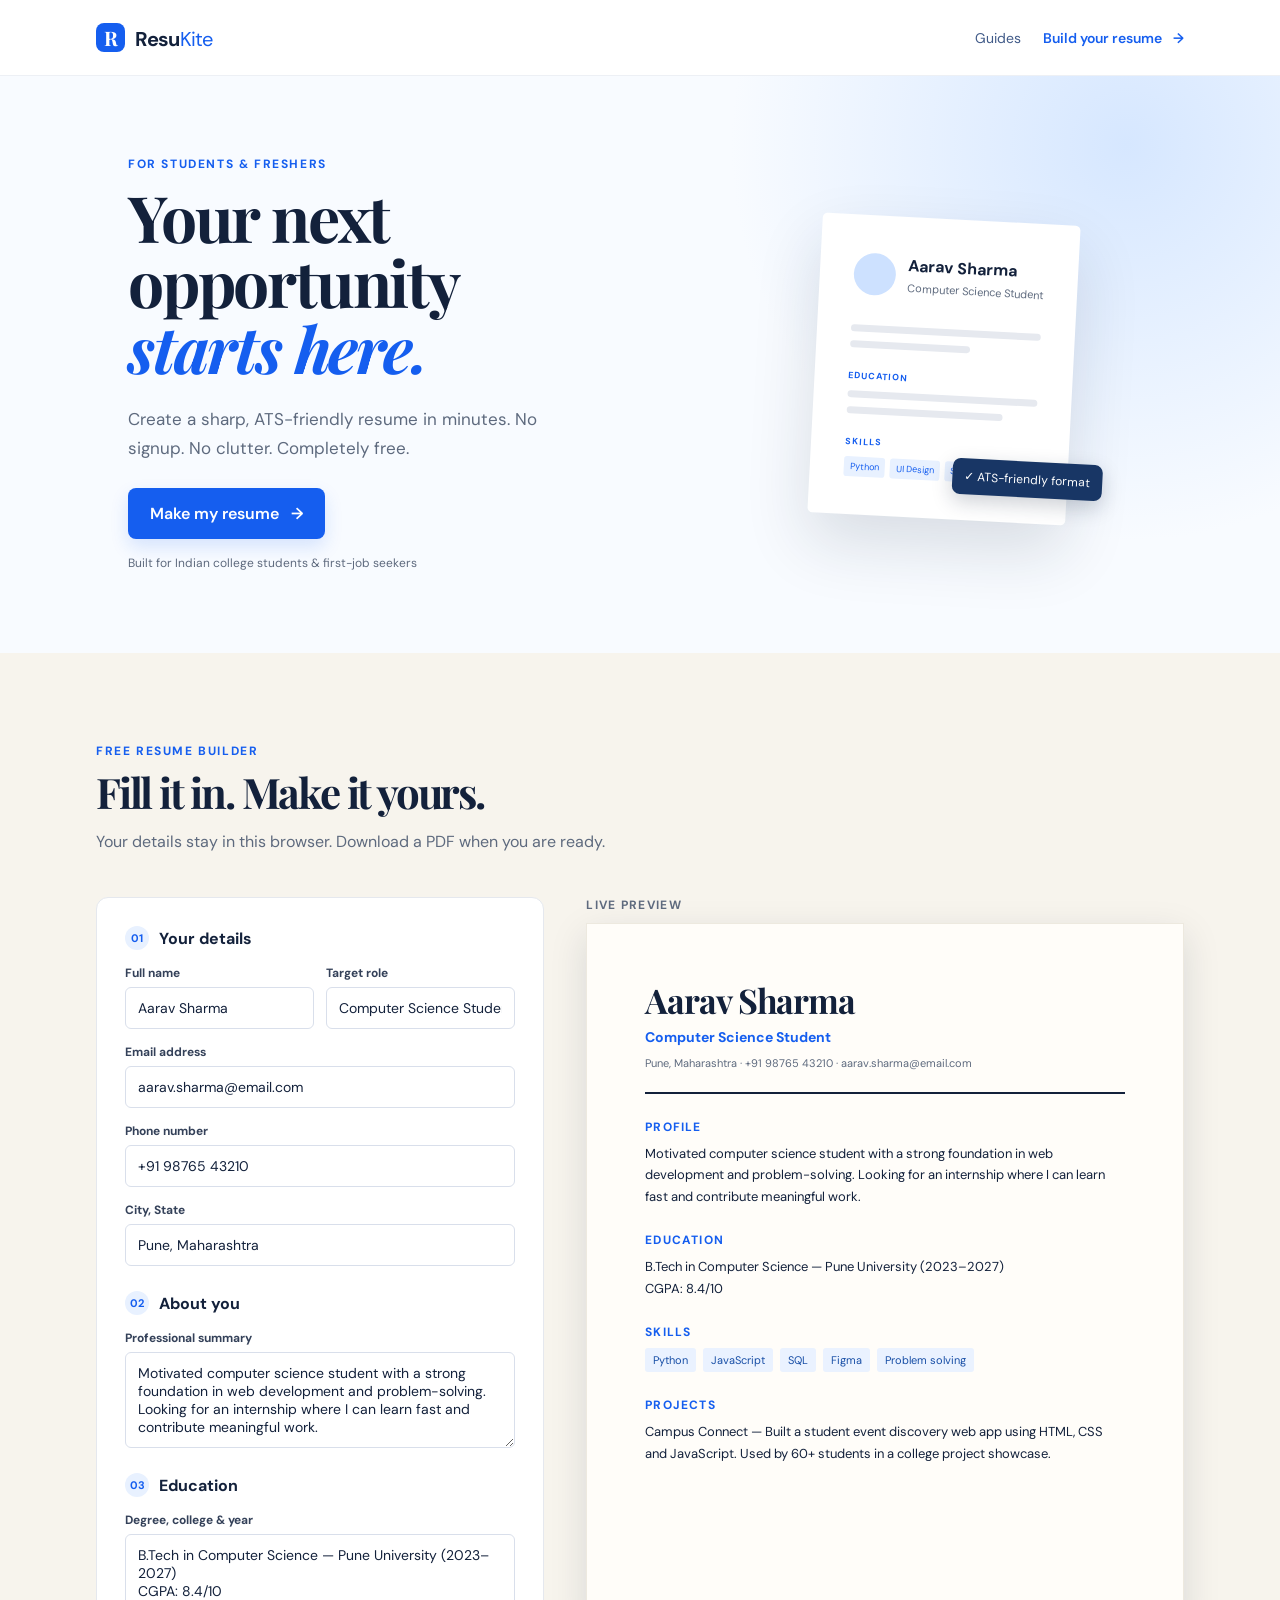
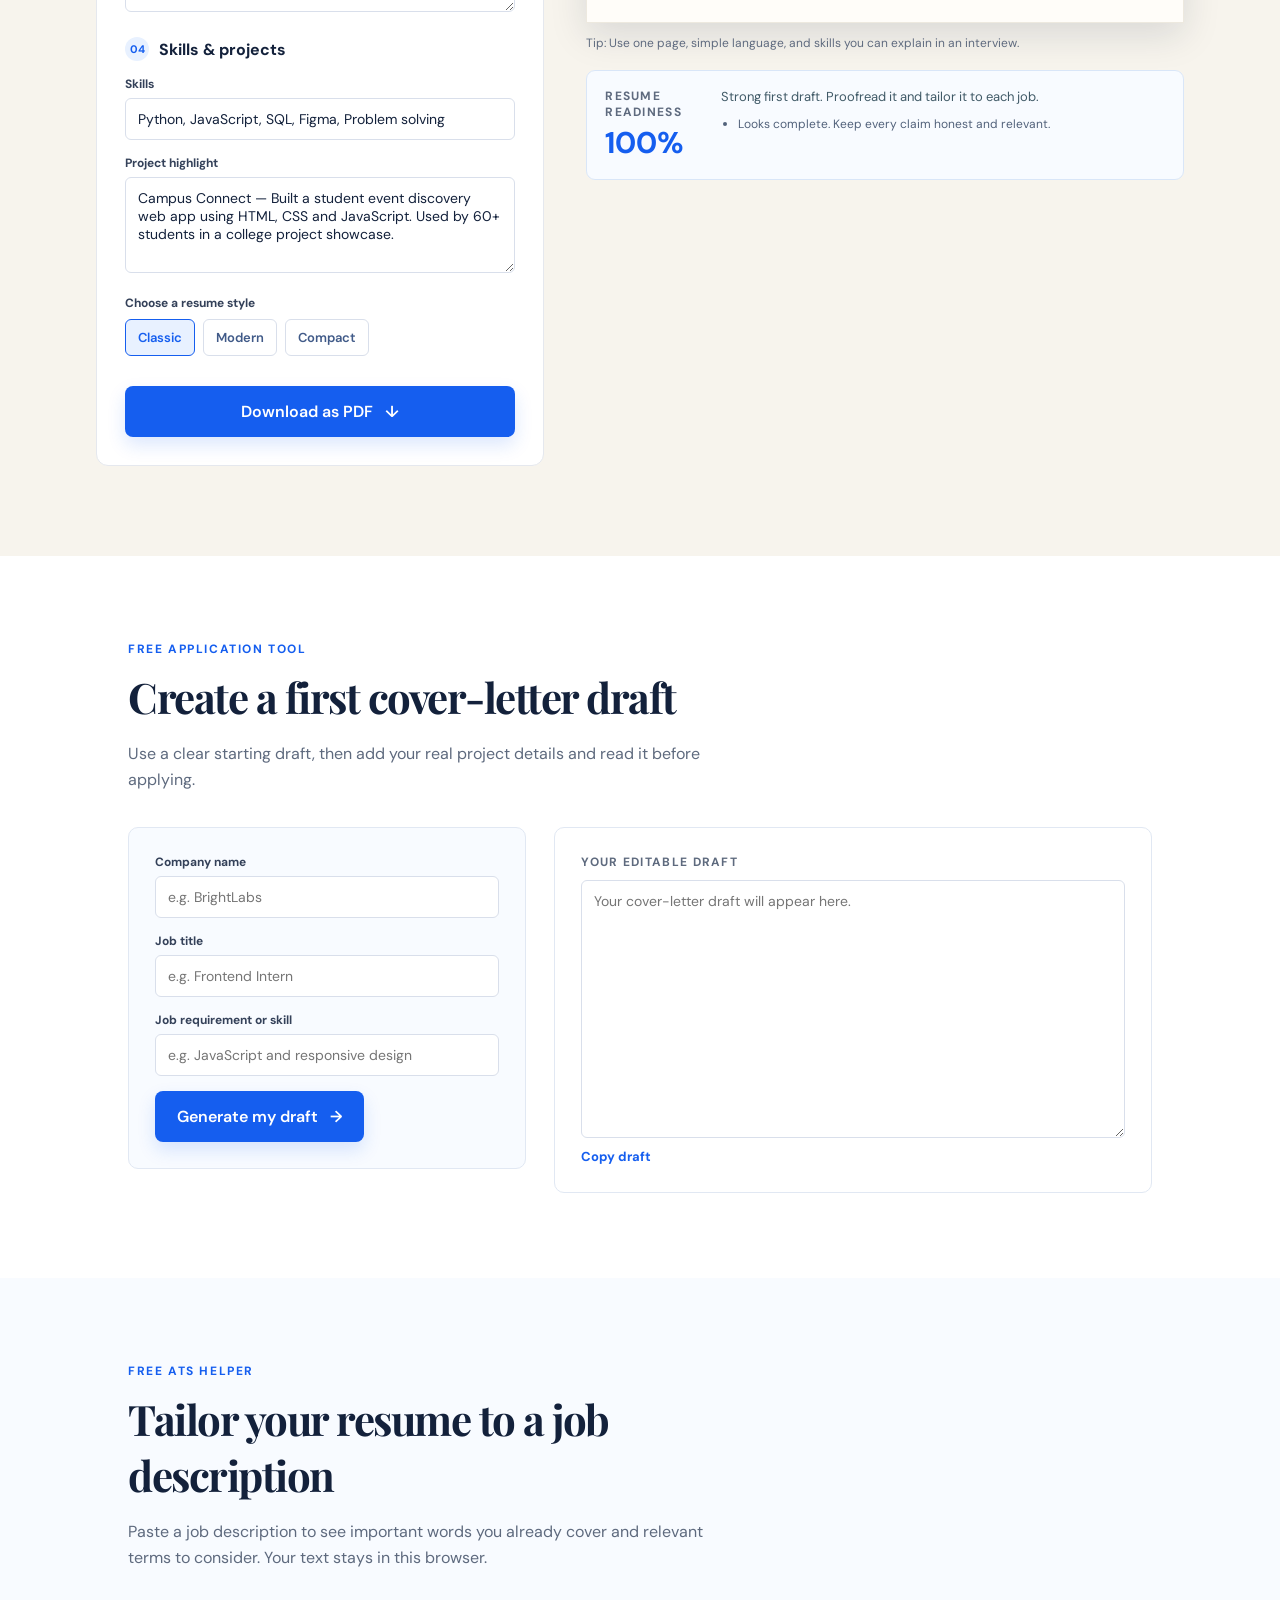
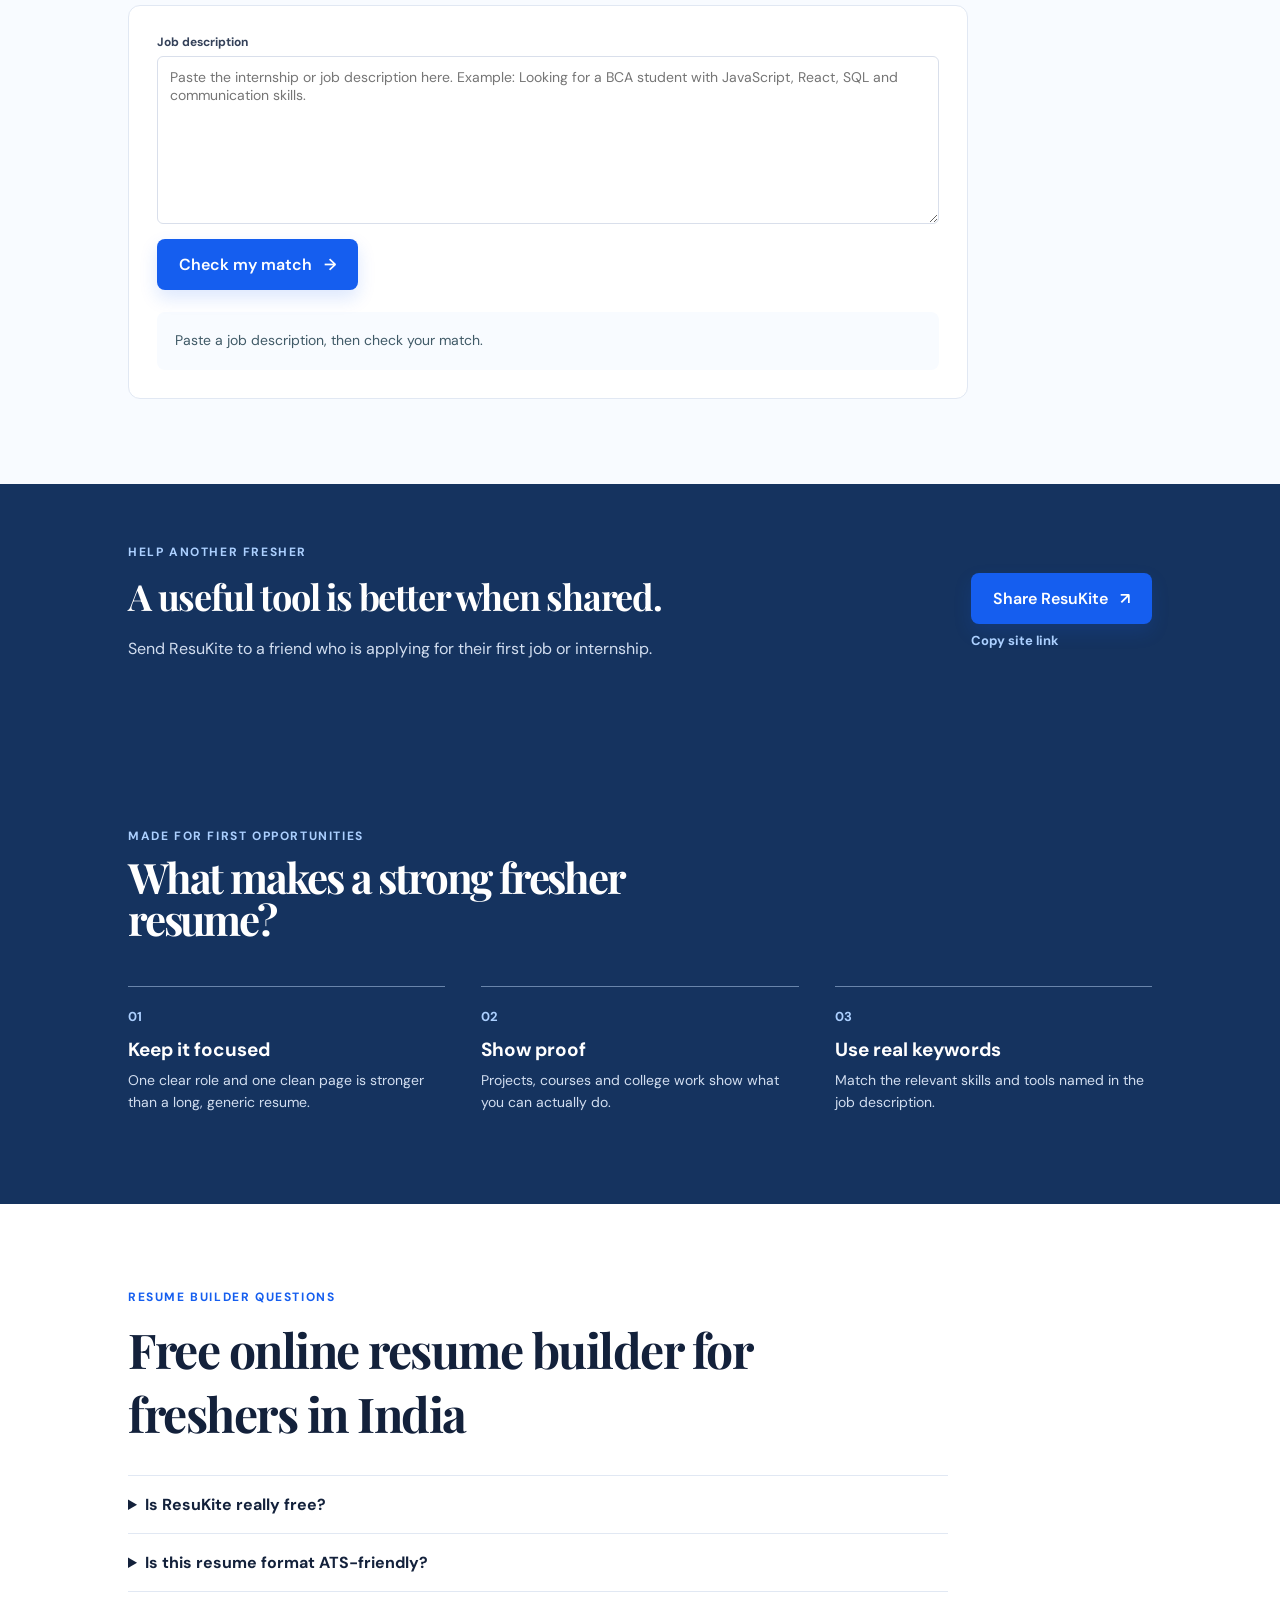
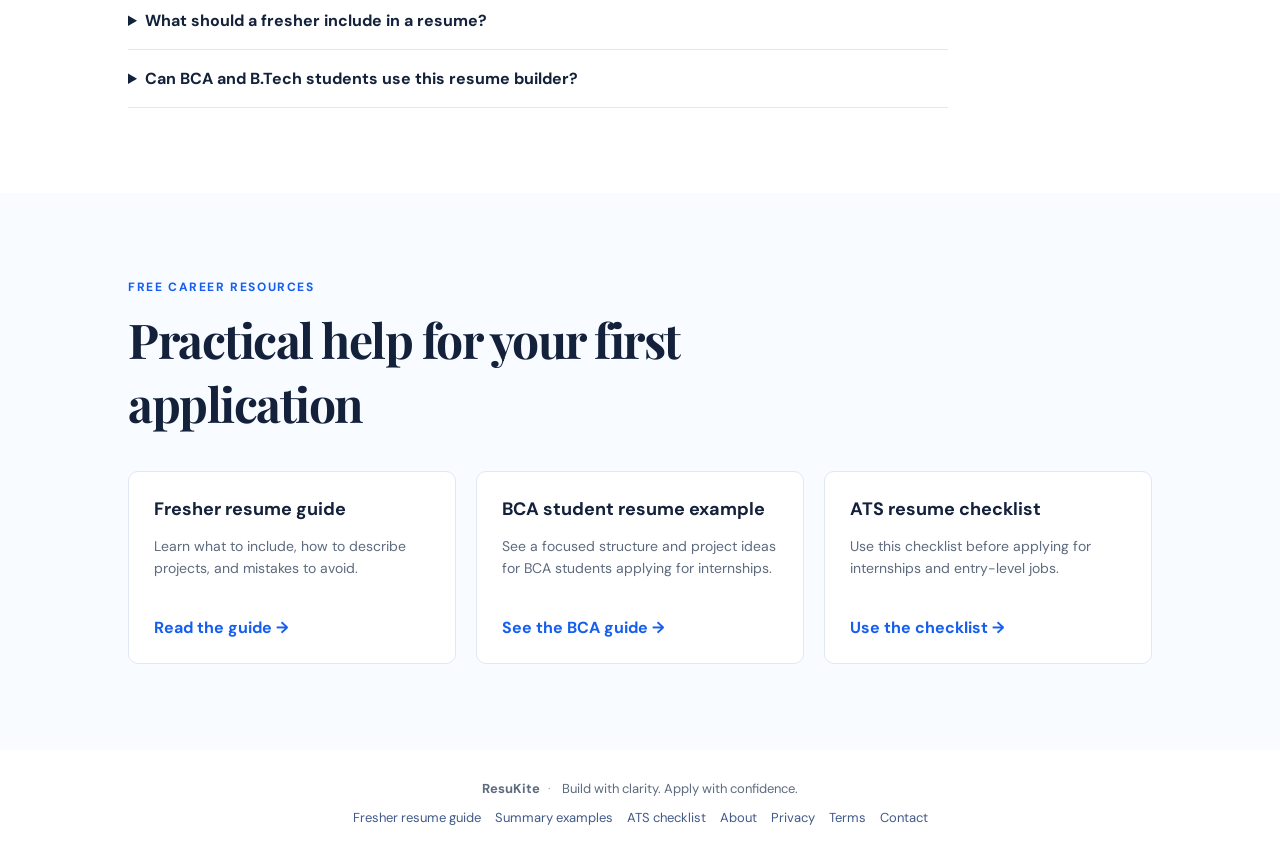
<file: index.html>
<!doctype html>
<html lang="en">
  <head>
    <meta charset="UTF-8" />
    <meta name="viewport" content="width=device-width, initial-scale=1.0" />
    <meta name="description" content="Free online resume builder for freshers and students in India. Create an ATS-friendly resume, tailor it to a job and download it as a PDF." />
    <meta name="google-site-verification" content="Wvz0X0sx61gech_FWHFMGDn4goDAcOqLGAPgUHqsg4c" />
    <link rel="canonical" href="https://resukite.github.io/" />
    <meta name="theme-color" content="#155eef" />
    <title>Free Resume Builder for Freshers in India | ATS-Friendly PDF | ResuKite</title>
    <meta property="og:title" content="ResuKite — Free Fresher Resume Builder" />
    <meta property="og:description" content="Build an ATS-friendly resume, match it to a job description and download it free." />
    <meta property="og:type" content="website" />
    <meta property="og:url" content="https://resukite.github.io/" />
    <link rel="preconnect" href="https://fonts.googleapis.com" />
    <link rel="preconnect" href="https://fonts.gstatic.com" crossorigin />
    <link href="https://fonts.googleapis.com/css2?family=DM+Sans:wght@400;500;600;700&family=Playfair+Display:wght@700&display=swap" rel="stylesheet" />
    <link rel="stylesheet" href="styles.css" />
    <script type="application/ld+json">{"@context":"https://schema.org","@type":"WebApplication","name":"ResuKite","url":"https://resukite.github.io/","applicationCategory":"BusinessApplication","operatingSystem":"Web","description":"A free ATS-friendly resume builder for Indian students and freshers.","offers":{"@type":"Offer","price":"0","priceCurrency":"INR"}}</script>
    <script type="application/ld+json">{"@context":"https://schema.org","@type":"FAQPage","mainEntity":[{"@type":"Question","name":"Is ResuKite a free resume builder?","acceptedAnswer":{"@type":"Answer","text":"Yes. ResuKite is a free online resume builder for students and freshers. You can create and download your resume as a PDF without signing up."}},{"@type":"Question","name":"Is ResuKite good for a fresher resume in India?","acceptedAnswer":{"@type":"Answer","text":"ResuKite is made for Indian college students and first-job seekers. It helps you create a simple one-page, ATS-friendly resume with education, skills and projects."}},{"@type":"Question","name":"How do I make an ATS-friendly resume?","acceptedAnswer":{"@type":"Answer","text":"Use a clear role title, relevant skills, a simple layout and truthful project details. ResuKite also lets you compare your resume with a job description."}},{"@type":"Question","name":"Can I download my resume as a PDF?","acceptedAnswer":{"@type":"Answer","text":"Yes. After filling in your details, choose a resume style and use the Download as PDF button."}}]}</script>
    <script async src="https://pagead2.googlesyndication.com/pagead/js/adsbygoogle.js?client=ca-pub-8576621614388905" crossorigin="anonymous"></script>
  </head>
  <body>
    <header class="site-header">
      <a class="brand" href="#top"><span>R</span> Resu<em>Kite</em></a>
      <nav class="header-nav" aria-label="Main navigation"><a href="fresher-resume-guide.html">Guides</a><a class="header-link" href="#builder">Build your resume <span>→</span></a></nav>
    </header>

    <main id="top">
      <section class="hero">
        <div class="hero-copy">
          <p class="eyebrow">For students & freshers</p>
          <h1>Your next opportunity<br /><i>starts here.</i></h1>
          <p class="hero-text">Create a sharp, ATS-friendly resume in minutes. No signup. No clutter. Completely free.</p>
          <a class="button" href="#builder">Make my resume <span>→</span></a>
          <p class="micro-copy">Built for Indian college students & first-job seekers</p>
        </div>
        <div class="hero-card" aria-hidden="true">
          <div class="resume-mini">
            <div class="mini-top"><span class="mini-avatar"></span><div><b>Aarav Sharma</b><small>Computer Science Student</small></div></div>
            <div class="mini-line wide"></div><div class="mini-line"></div>
            <h6>EDUCATION</h6><div class="mini-line wide"></div><div class="mini-line medium"></div>
            <h6>SKILLS</h6><div class="mini-tags"><span>Python</span><span>UI Design</span><span>SQL</span></div>
          </div>
          <div class="floating-note">✓ ATS-friendly format</div>
        </div>
      </section>

      <section class="builder-section" id="builder">
        <div class="section-heading"><p class="eyebrow">Free resume builder</p><h2>Fill it in. Make it yours.</h2><p>Your details stay in this browser. Download a PDF when you are ready.</p></div>
        <div class="builder-layout">
          <form class="form-card" id="resume-form">
            <div class="form-title"><span>01</span><h3>Your details</h3></div>
            <div class="two-col">
              <label>Full name<input id="name" placeholder="e.g. Aarav Sharma" value="Aarav Sharma" /></label>
              <label>Target role<input id="role" placeholder="e.g. BCA Student" value="Computer Science Student" /></label>
            </div>
            <label>Email address<input id="email" type="email" placeholder="you@email.com" value="aarav.sharma@email.com" /></label>
            <label>Phone number<input id="phone" placeholder="+91 98765 43210" value="+91 98765 43210" /></label>
            <label>City, State<input id="location" placeholder="e.g. Pune, Maharashtra" value="Pune, Maharashtra" /></label>

            <div class="form-title"><span>02</span><h3>About you</h3></div>
            <label>Professional summary<textarea id="summary" rows="4" placeholder="Write 2–3 lines about your strengths and goals.">Motivated computer science student with a strong foundation in web development and problem-solving. Looking for an internship where I can learn fast and contribute meaningful work.</textarea></label>

            <div class="form-title"><span>03</span><h3>Education</h3></div>
            <label>Degree, college & year<textarea id="education" rows="3" placeholder="BCA — XYZ College (2023–2026)&#10;CGPA: 8.4/10">B.Tech in Computer Science — Pune University (2023–2027)
CGPA: 8.4/10</textarea></label>

            <div class="form-title"><span>04</span><h3>Skills & projects</h3></div>
            <label>Skills <input id="skills" placeholder="Python, Figma, Excel" value="Python, JavaScript, SQL, Figma, Problem solving" /></label>
            <label>Project highlight<textarea id="project" rows="4" placeholder="Project name — what you built and its impact.">Campus Connect — Built a student event discovery web app using HTML, CSS and JavaScript. Used by 60+ students in a college project showcase.</textarea></label>
            <div class="template-picker" aria-labelledby="template-title"><p id="template-title">Choose a resume style</p><div class="template-buttons"><button type="button" class="template-button active" data-template="classic">Classic</button><button type="button" class="template-button" data-template="modern">Modern</button><button type="button" class="template-button" data-template="compact">Compact</button></div></div>
            <button class="button full-button" type="button" id="download">Download as PDF <span>↓</span></button>
          </form>

          <aside class="preview-wrap">
            <p class="preview-label">Live preview</p>
            <article class="resume-paper" id="resume-paper">
              <header class="resume-header"><h1 id="preview-name">Aarav Sharma</h1><p id="preview-role">Computer Science Student</p><div id="preview-contact">Pune, Maharashtra · +91 98765 43210 · aarav.sharma@email.com</div></header>
              <section><h2>Profile</h2><p id="preview-summary">Motivated computer science student with a strong foundation in web development and problem-solving. Looking for an internship where I can learn fast and contribute meaningful work.</p></section>
              <section><h2>Education</h2><p id="preview-education" class="preserve-lines">B.Tech in Computer Science — Pune University (2023–2027)
CGPA: 8.4/10</p></section>
              <section><h2>Skills</h2><div class="skill-list" id="preview-skills"></div></section>
              <section><h2>Projects</h2><p id="preview-project" class="preserve-lines">Campus Connect — Built a student event discovery web app using HTML, CSS and JavaScript. Used by 60+ students in a college project showcase.</p></section>
            </article>
            <p class="preview-tip">Tip: Use one page, simple language, and skills you can explain in an interview.</p>
            <section class="score-card" aria-live="polite"><div><p class="preview-label">Resume readiness</p><strong id="resume-score">0%</strong></div><div><p id="score-message">Add your details to see practical suggestions.</p><ul id="score-tips"></ul></div></section>
          </aside>
        </div>
      </section>

      <section class="tool-section" id="cover-letter"><div class="tool-intro"><p class="eyebrow">Free application tool</p><h2>Create a first cover-letter draft</h2><p>Use a clear starting draft, then add your real project details and read it before applying.</p></div><div class="cover-tool"><div class="cover-form"><label>Company name<input id="company" placeholder="e.g. BrightLabs" /></label><label>Job title<input id="job-title" placeholder="e.g. Frontend Intern" /></label><label>Job requirement or skill<input id="job-skill" placeholder="e.g. JavaScript and responsive design" /></label><button type="button" class="button" id="generate-letter">Generate my draft <span>→</span></button></div><div class="letter-output"><p class="preview-label">Your editable draft</p><textarea id="letter-result" rows="13" aria-label="Generated cover letter" placeholder="Your cover-letter draft will appear here."></textarea><button type="button" class="text-button" id="copy-letter">Copy draft</button></div></div></section>

      <section class="matcher-section" id="matcher" aria-labelledby="matcher-title"><div class="tool-intro"><p class="eyebrow">Free ATS helper</p><h2 id="matcher-title">Tailor your resume to a job description</h2><p>Paste a job description to see important words you already cover and relevant terms to consider. Your text stays in this browser.</p></div><div class="matcher-card"><label>Job description<textarea id="job-description" rows="8" placeholder="Paste the internship or job description here. Example: Looking for a BCA student with JavaScript, React, SQL and communication skills."></textarea></label><button type="button" class="button" id="match-keywords">Check my match <span>→</span></button><div class="match-result" id="match-result" aria-live="polite"><p>Paste a job description, then check your match.</p></div></div></section>

      <section class="share-section" aria-labelledby="share-title"><div><p class="eyebrow">Help another fresher</p><h2 id="share-title">A useful tool is better when shared.</h2><p>Send ResuKite to a friend who is applying for their first job or internship.</p></div><div class="share-actions"><button class="button" type="button" id="share-site">Share ResuKite <span>↗</span></button><button class="text-button share-copy" type="button" id="copy-site-link">Copy site link</button></div></section>

      <section class="tips"><p class="eyebrow">Made for first opportunities</p><h2>What makes a strong fresher resume?</h2><div class="tip-grid"><article><b>01</b><h3>Keep it focused</h3><p>One clear role and one clean page is stronger than a long, generic resume.</p></article><article><b>02</b><h3>Show proof</h3><p>Projects, courses and college work show what you can actually do.</p></article><article><b>03</b><h3>Use real keywords</h3><p>Match the relevant skills and tools named in the job description.</p></article></div></section>
      <section class="faq-section" aria-labelledby="faq-title"><p class="eyebrow">Resume builder questions</p><h2 id="faq-title">Free online resume builder for freshers in India</h2><div class="faq-list"><details><summary>Is ResuKite really free?</summary><p>Yes. You can create a resume, use the job-description matcher, generate a first cover-letter draft and download your PDF without an account.</p></details><details><summary>Is this resume format ATS-friendly?</summary><p>ResuKite uses a simple, readable one-page format. Keep your wording truthful, use relevant skills from each job description and avoid complex graphics.</p></details><details><summary>What should a fresher include in a resume?</summary><p>Include your target role, education, relevant skills, college work, courses and one or two projects that show what you built or achieved.</p></details><details><summary>Can BCA and B.Tech students use this resume builder?</summary><p>Yes. The builder is designed for Indian college students applying for internships and entry-level jobs. See the BCA student resume guide for a practical example.</p></details></div></section>
      <section class="resource-section" aria-labelledby="resources-title"><p class="eyebrow">Free career resources</p><h2 id="resources-title">Practical help for your first application</h2><div class="resource-grid"><article><h3>Fresher resume guide</h3><p>Learn what to include, how to describe projects, and mistakes to avoid.</p><a href="fresher-resume-guide.html">Read the guide →</a></article><article><h3>BCA student resume example</h3><p>See a focused structure and project ideas for BCA students applying for internships.</p><a href="bca-student-resume.html">See the BCA guide →</a></article><article><h3>ATS resume checklist</h3><p>Use this checklist before applying for internships and entry-level jobs.</p><a href="ats-resume-checklist.html">Use the checklist →</a></article></div></section>
    </main>
    <footer><strong>ResuKite</strong><span>·</span> Build with clarity. Apply with confidence.<nav><a href="fresher-resume-guide.html">Fresher resume guide</a><a href="resume-summary-examples.html">Summary examples</a><a href="ats-resume-checklist.html">ATS checklist</a><a href="about.html">About</a><a href="privacy.html">Privacy</a><a href="terms.html">Terms</a><a href="https://github.com/resukite/resukite.github.io/issues" target="_blank" rel="noopener">Contact</a></nav></footer>
    <script src="app.js"></script>
  </body>
</html>
</file>
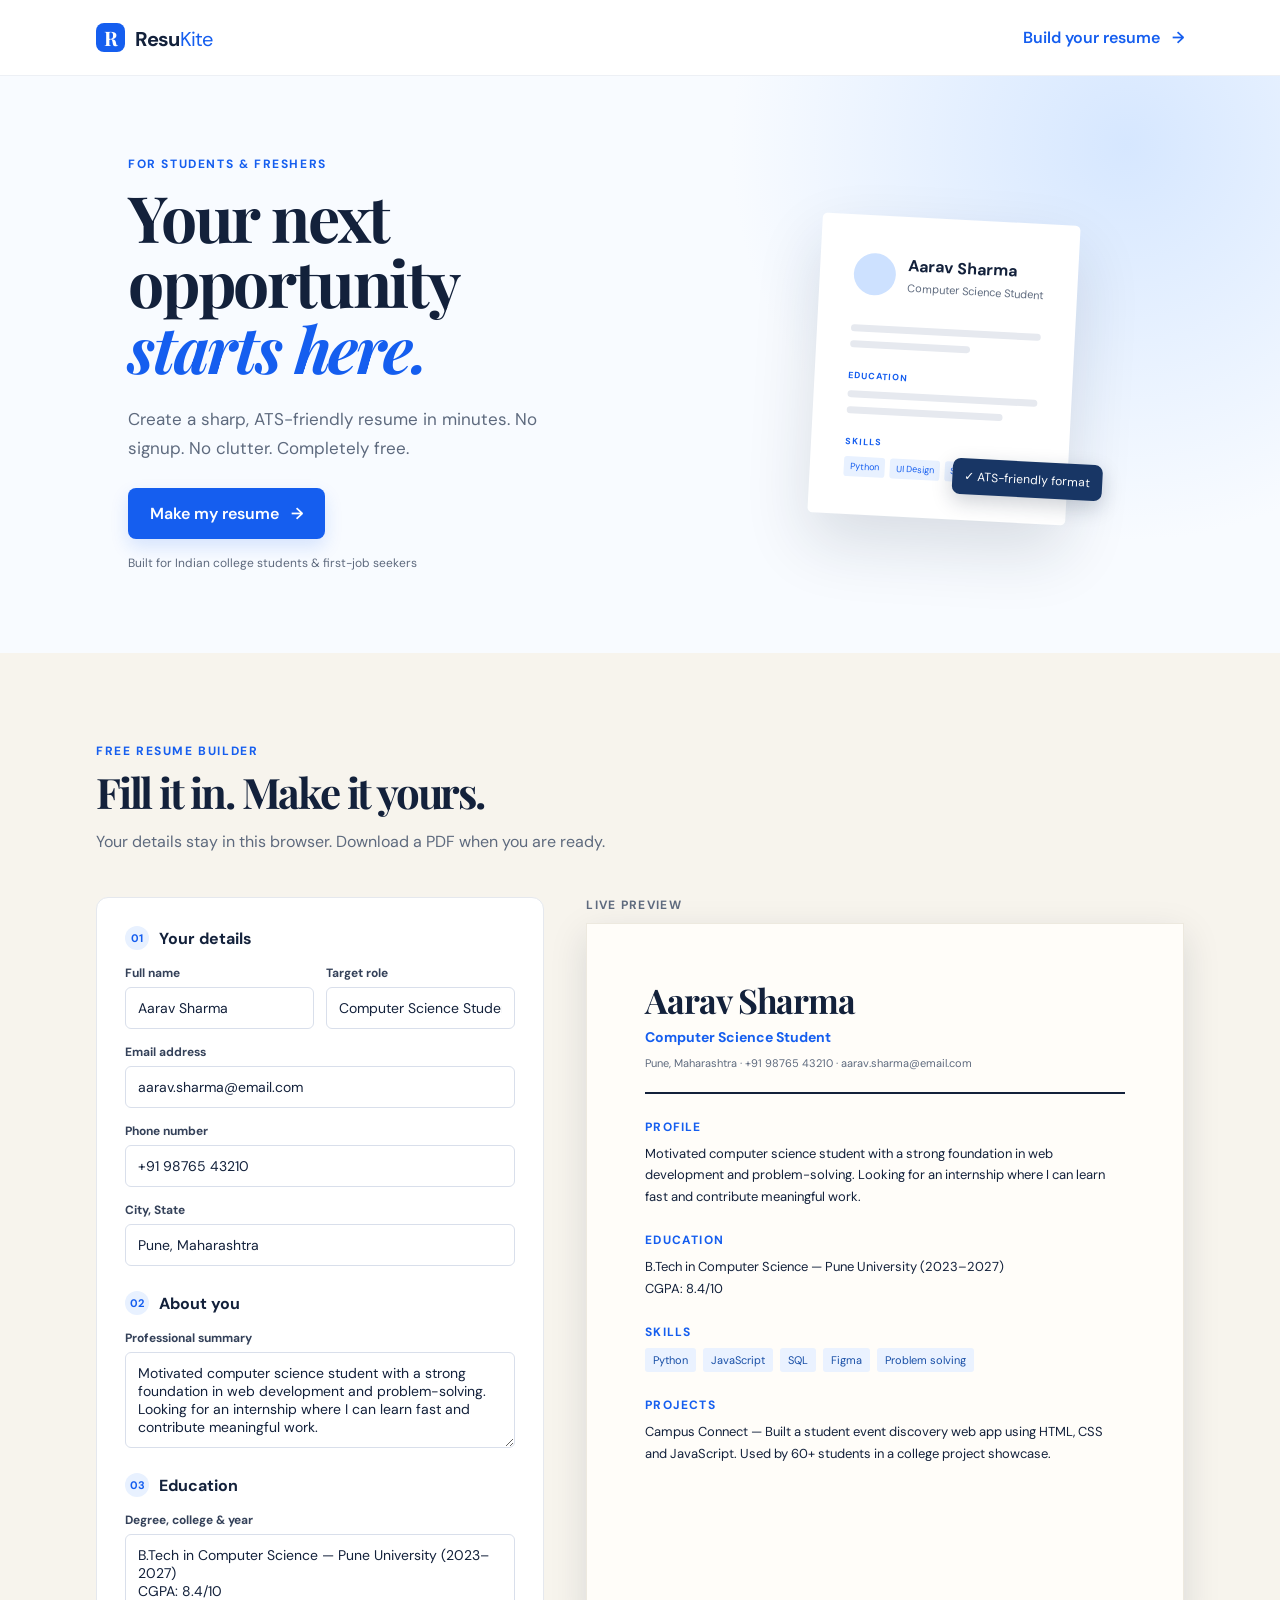
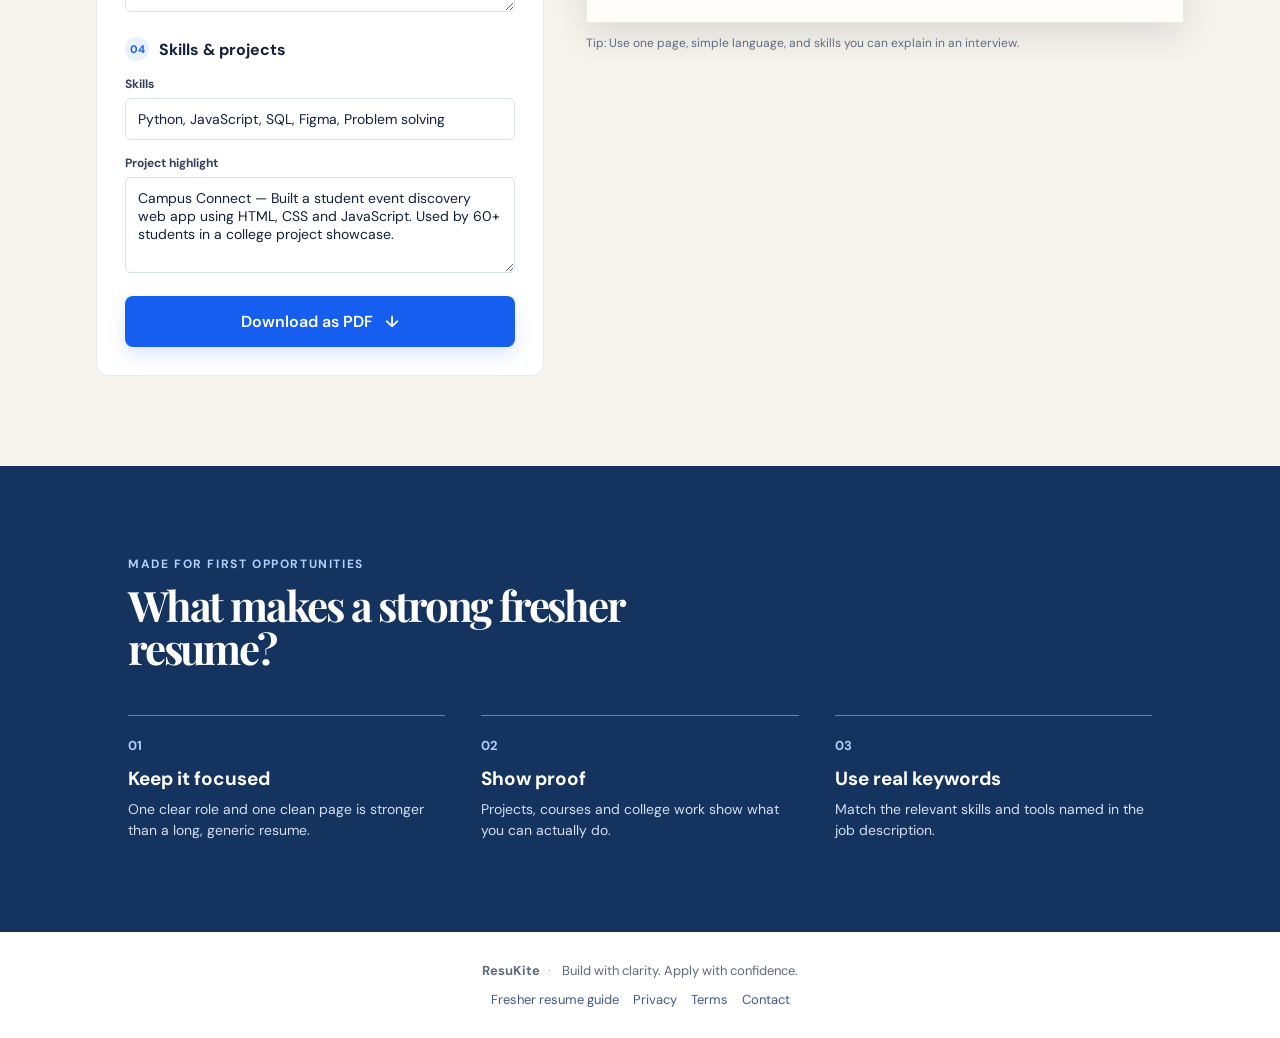
<file: resume-kit/index.html>
<!doctype html>
<html lang="en">
  <head>
    <meta charset="UTF-8" />
    <meta name="viewport" content="width=device-width, initial-scale=1.0" />
    <meta name="description" content="Create a clean, ATS-friendly resume for free. Built for Indian students and freshers." />
    <link rel="canonical" href="https://resukite.github.io/" />
    <meta name="theme-color" content="#155eef" />
    <title>ResuKite — Free Fresher Resume Builder</title>
    <link rel="preconnect" href="https://fonts.googleapis.com" />
    <link rel="preconnect" href="https://fonts.gstatic.com" crossorigin />
    <link href="https://fonts.googleapis.com/css2?family=DM+Sans:wght@400;500;600;700&family=Playfair+Display:wght@700&display=swap" rel="stylesheet" />
    <link rel="stylesheet" href="styles.css" />
    <script type="application/ld+json">{"@context":"https://schema.org","@type":"WebApplication","name":"ResuKite","url":"https://resukite.github.io/","applicationCategory":"BusinessApplication","operatingSystem":"Web","description":"A free ATS-friendly resume builder for Indian students and freshers.","offers":{"@type":"Offer","price":"0","priceCurrency":"INR"}}</script>
  </head>
  <body>
    <header class="site-header">
      <a class="brand" href="#top"><span>R</span> Resu<em>Kite</em></a>
      <a class="header-link" href="#builder">Build your resume <span>→</span></a>
    </header>

    <main id="top">
      <section class="hero">
        <div class="hero-copy">
          <p class="eyebrow">For students & freshers</p>
          <h1>Your next opportunity<br /><i>starts here.</i></h1>
          <p class="hero-text">Create a sharp, ATS-friendly resume in minutes. No signup. No clutter. Completely free.</p>
          <a class="button" href="#builder">Make my resume <span>→</span></a>
          <p class="micro-copy">Built for Indian college students & first-job seekers</p>
        </div>
        <div class="hero-card" aria-hidden="true">
          <div class="resume-mini">
            <div class="mini-top"><span class="mini-avatar"></span><div><b>Aarav Sharma</b><small>Computer Science Student</small></div></div>
            <div class="mini-line wide"></div><div class="mini-line"></div>
            <h6>EDUCATION</h6><div class="mini-line wide"></div><div class="mini-line medium"></div>
            <h6>SKILLS</h6><div class="mini-tags"><span>Python</span><span>UI Design</span><span>SQL</span></div>
          </div>
          <div class="floating-note">✓ ATS-friendly format</div>
        </div>
      </section>

      <section class="builder-section" id="builder">
        <div class="section-heading"><p class="eyebrow">Free resume builder</p><h2>Fill it in. Make it yours.</h2><p>Your details stay in this browser. Download a PDF when you are ready.</p></div>
        <div class="builder-layout">
          <form class="form-card" id="resume-form">
            <div class="form-title"><span>01</span><h3>Your details</h3></div>
            <div class="two-col">
              <label>Full name<input id="name" placeholder="e.g. Aarav Sharma" value="Aarav Sharma" /></label>
              <label>Target role<input id="role" placeholder="e.g. BCA Student" value="Computer Science Student" /></label>
            </div>
            <label>Email address<input id="email" type="email" placeholder="you@email.com" value="aarav.sharma@email.com" /></label>
            <label>Phone number<input id="phone" placeholder="+91 98765 43210" value="+91 98765 43210" /></label>
            <label>City, State<input id="location" placeholder="e.g. Pune, Maharashtra" value="Pune, Maharashtra" /></label>

            <div class="form-title"><span>02</span><h3>About you</h3></div>
            <label>Professional summary<textarea id="summary" rows="4" placeholder="Write 2–3 lines about your strengths and goals.">Motivated computer science student with a strong foundation in web development and problem-solving. Looking for an internship where I can learn fast and contribute meaningful work.</textarea></label>

            <div class="form-title"><span>03</span><h3>Education</h3></div>
            <label>Degree, college & year<textarea id="education" rows="3" placeholder="BCA — XYZ College (2023–2026)&#10;CGPA: 8.4/10">B.Tech in Computer Science — Pune University (2023–2027)
CGPA: 8.4/10</textarea></label>

            <div class="form-title"><span>04</span><h3>Skills & projects</h3></div>
            <label>Skills <input id="skills" placeholder="Python, Figma, Excel" value="Python, JavaScript, SQL, Figma, Problem solving" /></label>
            <label>Project highlight<textarea id="project" rows="4" placeholder="Project name — what you built and its impact.">Campus Connect — Built a student event discovery web app using HTML, CSS and JavaScript. Used by 60+ students in a college project showcase.</textarea></label>
            <button class="button full-button" type="button" id="download">Download as PDF <span>↓</span></button>
          </form>

          <aside class="preview-wrap">
            <p class="preview-label">Live preview</p>
            <article class="resume-paper" id="resume-paper">
              <header class="resume-header"><h1 id="preview-name">Aarav Sharma</h1><p id="preview-role">Computer Science Student</p><div id="preview-contact">Pune, Maharashtra · +91 98765 43210 · aarav.sharma@email.com</div></header>
              <section><h2>Profile</h2><p id="preview-summary">Motivated computer science student with a strong foundation in web development and problem-solving. Looking for an internship where I can learn fast and contribute meaningful work.</p></section>
              <section><h2>Education</h2><p id="preview-education" class="preserve-lines">B.Tech in Computer Science — Pune University (2023–2027)
CGPA: 8.4/10</p></section>
              <section><h2>Skills</h2><div class="skill-list" id="preview-skills"></div></section>
              <section><h2>Projects</h2><p id="preview-project" class="preserve-lines">Campus Connect — Built a student event discovery web app using HTML, CSS and JavaScript. Used by 60+ students in a college project showcase.</p></section>
            </article>
            <p class="preview-tip">Tip: Use one page, simple language, and skills you can explain in an interview.</p>
          </aside>
        </div>
      </section>

      <section class="tips"><p class="eyebrow">Made for first opportunities</p><h2>What makes a strong fresher resume?</h2><div class="tip-grid"><article><b>01</b><h3>Keep it focused</h3><p>One clear role and one clean page is stronger than a long, generic resume.</p></article><article><b>02</b><h3>Show proof</h3><p>Projects, courses and college work show what you can actually do.</p></article><article><b>03</b><h3>Use real keywords</h3><p>Match the relevant skills and tools named in the job description.</p></article></div></section>
    </main>
    <footer><strong>ResuKite</strong><span>·</span> Build with clarity. Apply with confidence.<nav><a href="fresher-resume-guide.html">Fresher resume guide</a><a href="privacy.html">Privacy</a><a href="terms.html">Terms</a><a href="https://github.com/resukite/resukite.github.io/issues" target="_blank" rel="noopener">Contact</a></nav></footer>
    <script src="app.js"></script>
  </body>
</html>
</file>
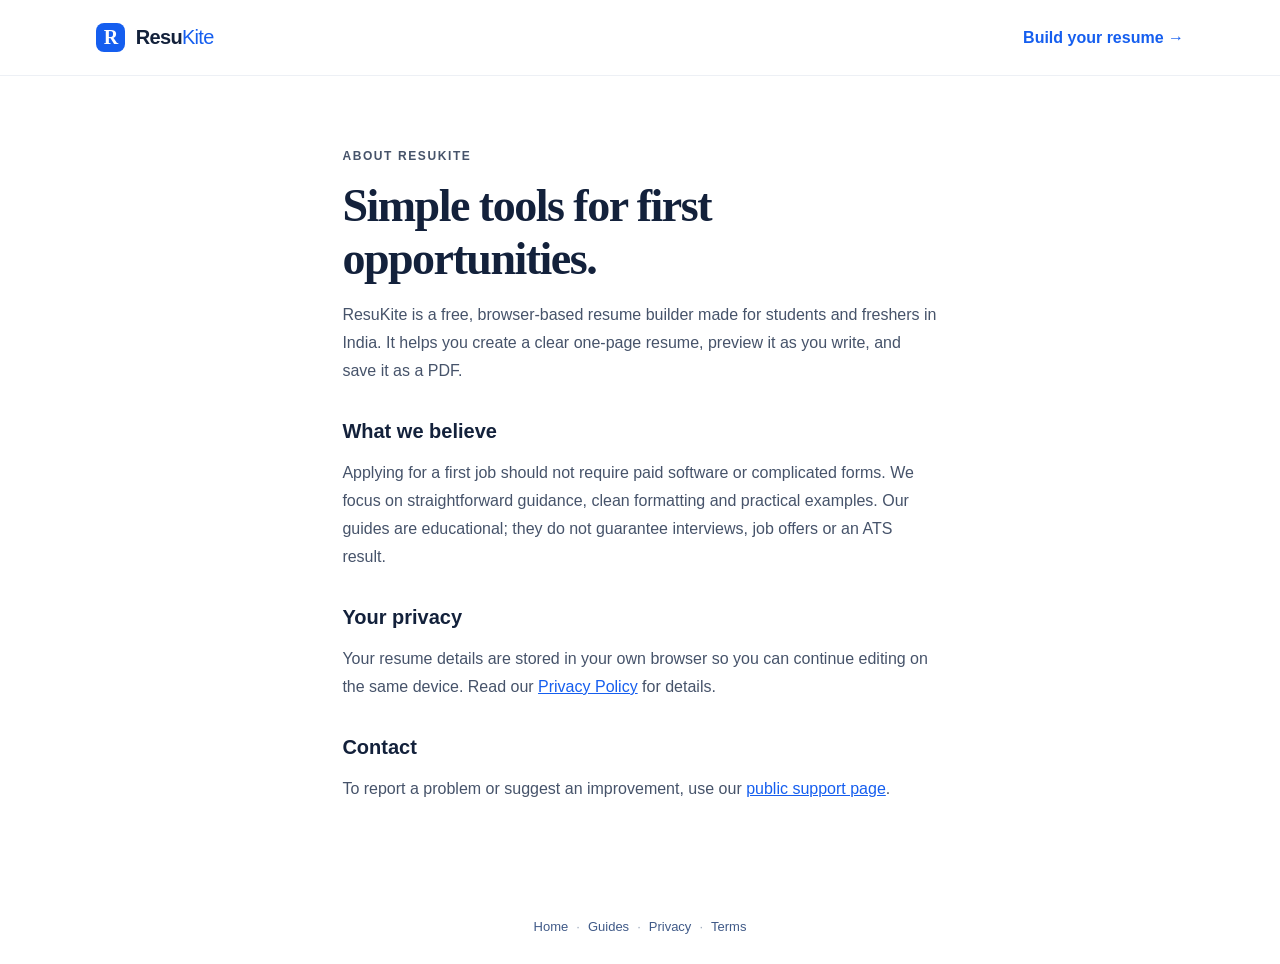
<file: about.html>
<!doctype html><html lang="en"><head><meta charset="UTF-8"><meta name="viewport" content="width=device-width, initial-scale=1.0"><meta name="description" content="About ResuKite, a free browser-based resume builder and career resource for students and freshers in India."><link rel="canonical" href="https://resukite.github.io/about.html"><title>About ResuKite</title><link rel="stylesheet" href="styles.css"></head><body><header class="site-header"><a class="brand" href="index.html"><span>R</span> Resu<em>Kite</em></a><a class="header-link" href="index.html#builder">Build your resume →</a></header><main class="legal-page"><p class="eyebrow">About ResuKite</p><h1>Simple tools for first opportunities.</h1><p>ResuKite is a free, browser-based resume builder made for students and freshers in India. It helps you create a clear one-page resume, preview it as you write, and save it as a PDF.</p><h2>What we believe</h2><p>Applying for a first job should not require paid software or complicated forms. We focus on straightforward guidance, clean formatting and practical examples. Our guides are educational; they do not guarantee interviews, job offers or an ATS result.</p><h2>Your privacy</h2><p>Your resume details are stored in your own browser so you can continue editing on the same device. Read our <a href="privacy.html">Privacy Policy</a> for details.</p><h2>Contact</h2><p>To report a problem or suggest an improvement, use our <a href="https://github.com/resukite/resukite.github.io/issues" target="_blank" rel="noopener">public support page</a>.</p></main><footer><a href="index.html">Home</a><span>·</span><a href="fresher-resume-guide.html">Guides</a><span>·</span><a href="privacy.html">Privacy</a><span>·</span><a href="terms.html">Terms</a></footer></body></html>
</file>
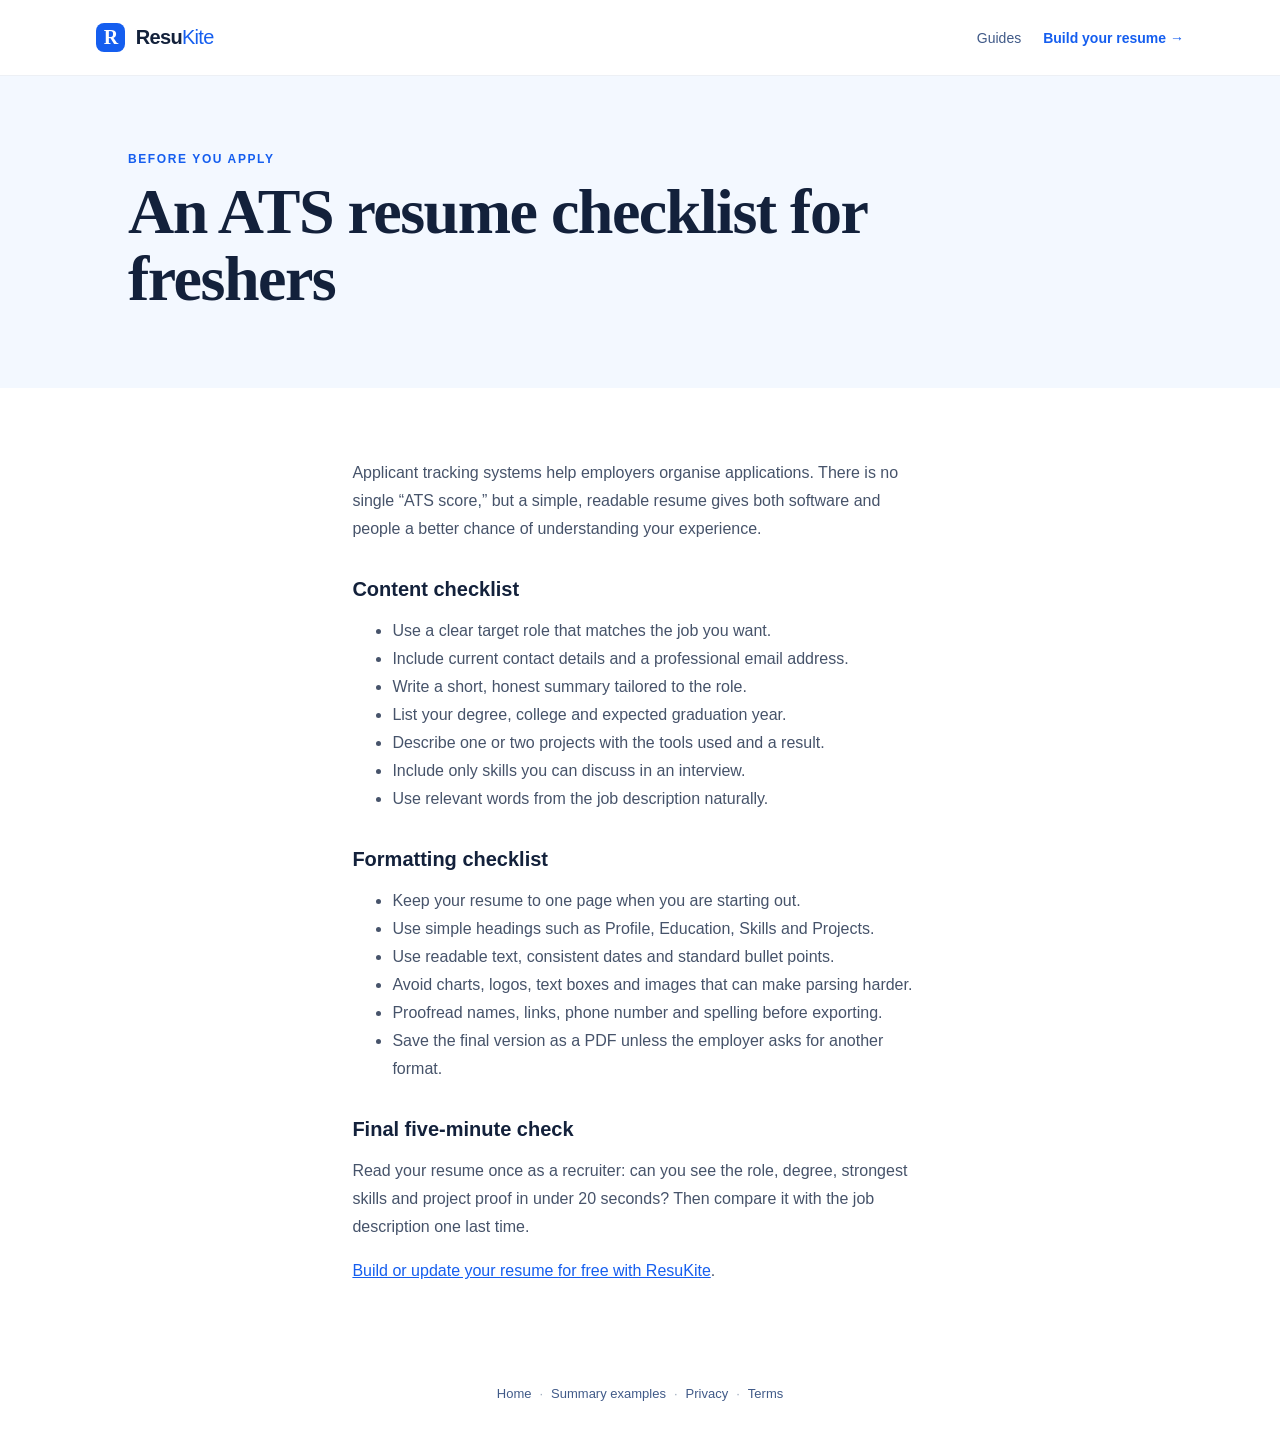
<file: ats-resume-checklist.html>
<!doctype html><html lang="en"><head><meta charset="UTF-8"><meta name="viewport" content="width=device-width, initial-scale=1.0"><meta name="description" content="A practical ATS resume checklist for Indian freshers before they apply for internships or entry-level jobs."><link rel="canonical" href="https://resukite.github.io/ats-resume-checklist.html"><title>ATS Resume Checklist for Freshers — ResuKite</title><link rel="stylesheet" href="styles.css"><script type="application/ld+json">{"@context":"https://schema.org","@type":"Article","headline":"ATS Resume Checklist for Freshers","author":{"@type":"Organization","name":"ResuKite"}}</script></head><body><header class="site-header"><a class="brand" href="index.html"><span>R</span> Resu<em>Kite</em></a><nav class="header-nav"><a href="fresher-resume-guide.html">Guides</a><a class="header-link" href="index.html#builder">Build your resume →</a></nav></header><main><section class="guide-hero"><p class="eyebrow">Before you apply</p><h1>An ATS resume checklist for freshers</h1></section><article class="guide-content"><p>Applicant tracking systems help employers organise applications. There is no single “ATS score,” but a simple, readable resume gives both software and people a better chance of understanding your experience.</p><h2>Content checklist</h2><ul><li>Use a clear target role that matches the job you want.</li><li>Include current contact details and a professional email address.</li><li>Write a short, honest summary tailored to the role.</li><li>List your degree, college and expected graduation year.</li><li>Describe one or two projects with the tools used and a result.</li><li>Include only skills you can discuss in an interview.</li><li>Use relevant words from the job description naturally.</li></ul><h2>Formatting checklist</h2><ul><li>Keep your resume to one page when you are starting out.</li><li>Use simple headings such as Profile, Education, Skills and Projects.</li><li>Use readable text, consistent dates and standard bullet points.</li><li>Avoid charts, logos, text boxes and images that can make parsing harder.</li><li>Proofread names, links, phone number and spelling before exporting.</li><li>Save the final version as a PDF unless the employer asks for another format.</li></ul><h2>Final five-minute check</h2><p>Read your resume once as a recruiter: can you see the role, degree, strongest skills and project proof in under 20 seconds? Then compare it with the job description one last time.</p><p><a href="index.html#builder">Build or update your resume for free with ResuKite</a>.</p></article></main><footer><a href="index.html">Home</a><span>·</span><a href="resume-summary-examples.html">Summary examples</a><span>·</span><a href="privacy.html">Privacy</a><span>·</span><a href="terms.html">Terms</a></footer></body></html>
</file>
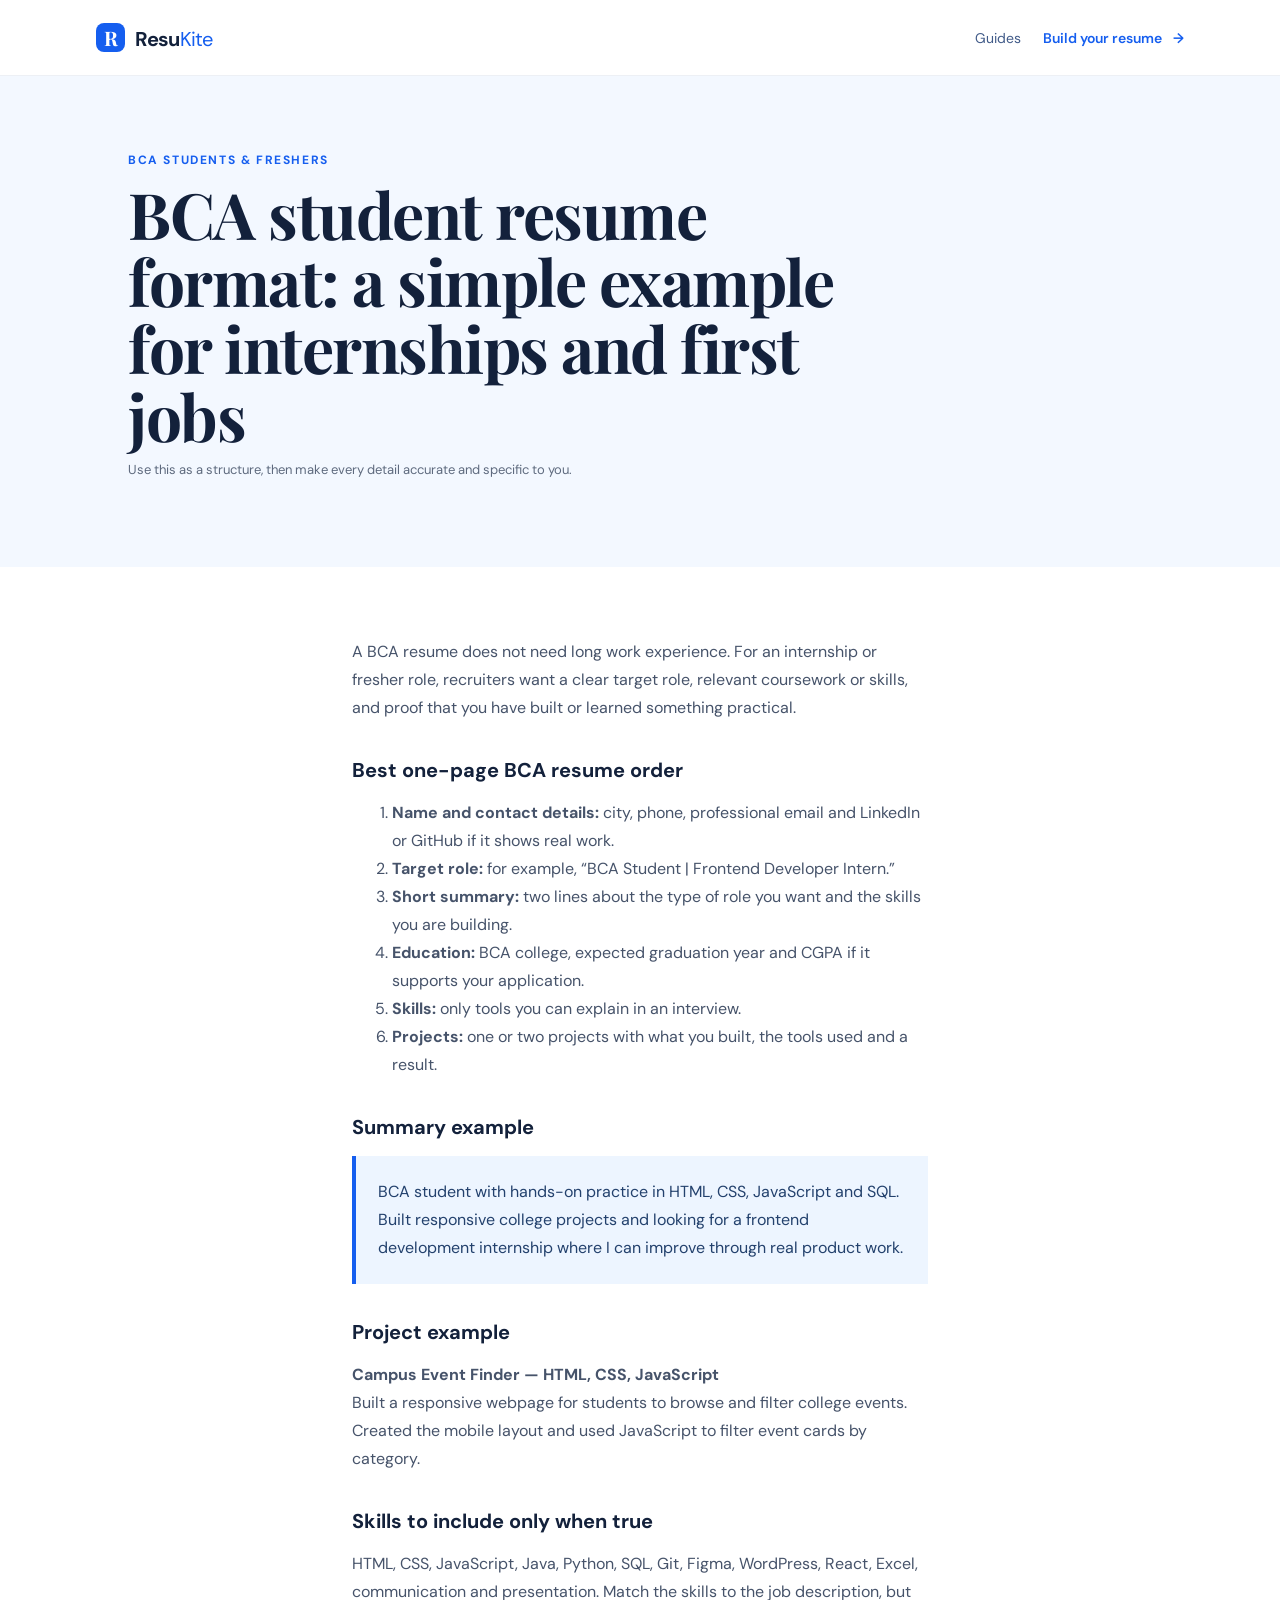
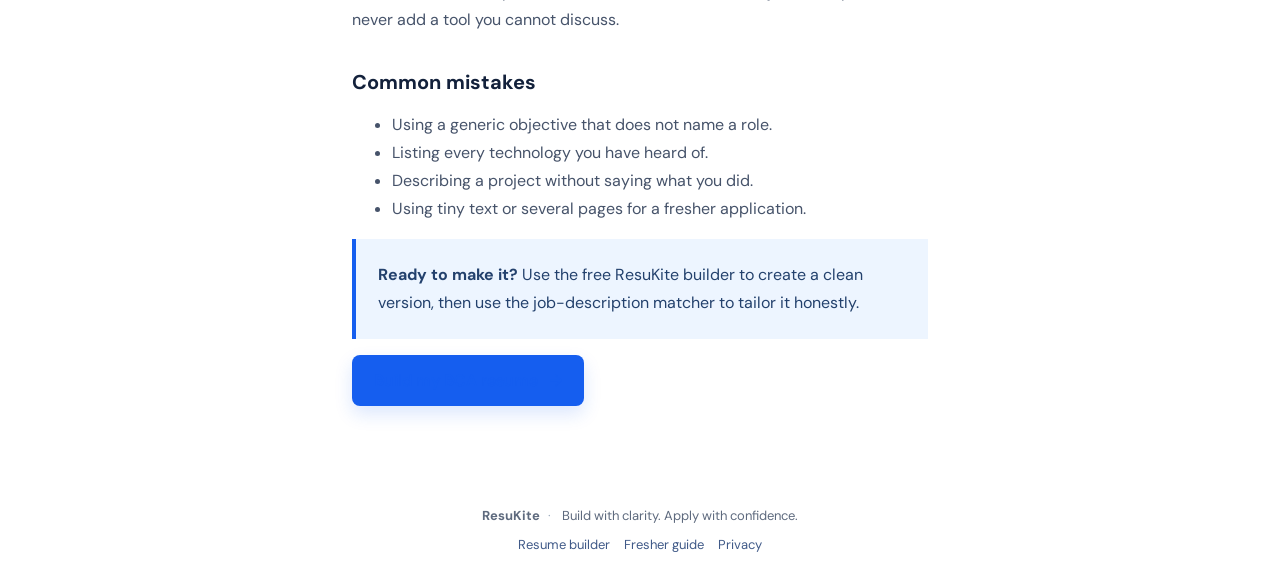
<file: bca-student-resume.html>
<!doctype html>
<html lang="en">
  <head>
    <meta charset="UTF-8" />
    <meta name="viewport" content="width=device-width, initial-scale=1.0" />
    <meta name="description" content="BCA student resume format and example for Indian internships and fresher jobs. Learn what sections, skills and projects to include." />
    <link rel="canonical" href="https://resukite.github.io/bca-student-resume.html" />
    <meta property="og:title" content="BCA Student Resume Format and Example | ResuKite" />
    <meta property="og:description" content="A practical BCA resume structure for internships and first jobs." />
    <title>BCA Student Resume Format and Example | ResuKite</title>
    <link rel="preconnect" href="https://fonts.googleapis.com" />
    <link rel="preconnect" href="https://fonts.gstatic.com" crossorigin />
    <link href="https://fonts.googleapis.com/css2?family=DM+Sans:wght@400;500;600;700&family=Playfair+Display:wght@700&display=swap" rel="stylesheet" />
    <link rel="stylesheet" href="styles.css" />
    <script type="application/ld+json">{"@context":"https://schema.org","@type":"Article","headline":"BCA Student Resume Format and Example","description":"Practical advice for Indian BCA students preparing internship and fresher resumes.","publisher":{"@type":"Organization","name":"ResuKite"}}</script>
  </head>
  <body>
    <header class="site-header"><a class="brand" href="index.html"><span>R</span> Resu<em>Kite</em></a><nav class="header-nav" aria-label="Main navigation"><a href="fresher-resume-guide.html">Guides</a><a class="header-link" href="index.html#builder">Build your resume <span>→</span></a></nav></header>
    <main>
      <section class="guide-hero"><p class="eyebrow">BCA students & freshers</p><h1>BCA student resume format: a simple example for internships and first jobs</h1><p class="article-meta">Use this as a structure, then make every detail accurate and specific to you.</p></section>
      <article class="guide-content">
        <p>A BCA resume does not need long work experience. For an internship or fresher role, recruiters want a clear target role, relevant coursework or skills, and proof that you have built or learned something practical.</p>
        <h2>Best one-page BCA resume order</h2>
        <ol><li><strong>Name and contact details:</strong> city, phone, professional email and LinkedIn or GitHub if it shows real work.</li><li><strong>Target role:</strong> for example, “BCA Student | Frontend Developer Intern.”</li><li><strong>Short summary:</strong> two lines about the type of role you want and the skills you are building.</li><li><strong>Education:</strong> BCA college, expected graduation year and CGPA if it supports your application.</li><li><strong>Skills:</strong> only tools you can explain in an interview.</li><li><strong>Projects:</strong> one or two projects with what you built, the tools used and a result.</li></ol>
        <h2>Summary example</h2>
        <p class="callout">BCA student with hands-on practice in HTML, CSS, JavaScript and SQL. Built responsive college projects and looking for a frontend development internship where I can improve through real product work.</p>
        <h2>Project example</h2>
        <p><strong>Campus Event Finder — HTML, CSS, JavaScript</strong><br />Built a responsive webpage for students to browse and filter college events. Created the mobile layout and used JavaScript to filter event cards by category.</p>
        <h2>Skills to include only when true</h2>
        <p>HTML, CSS, JavaScript, Java, Python, SQL, Git, Figma, WordPress, React, Excel, communication and presentation. Match the skills to the job description, but never add a tool you cannot discuss.</p>
        <h2>Common mistakes</h2>
        <ul><li>Using a generic objective that does not name a role.</li><li>Listing every technology you have heard of.</li><li>Describing a project without saying what you did.</li><li>Using tiny text or several pages for a fresher application.</li></ul>
        <p class="callout"><strong>Ready to make it?</strong> Use the free ResuKite builder to create a clean version, then use the job-description matcher to tailor it honestly.</p>
        <p><a class="button" href="index.html#builder">Build my BCA resume <span>→</span></a></p>
      </article>
    </main>
    <footer><strong>ResuKite</strong><span>·</span> Build with clarity. Apply with confidence.<nav><a href="index.html">Resume builder</a><a href="fresher-resume-guide.html">Fresher guide</a><a href="privacy.html">Privacy</a></nav></footer>
  </body>
</html>
</file>
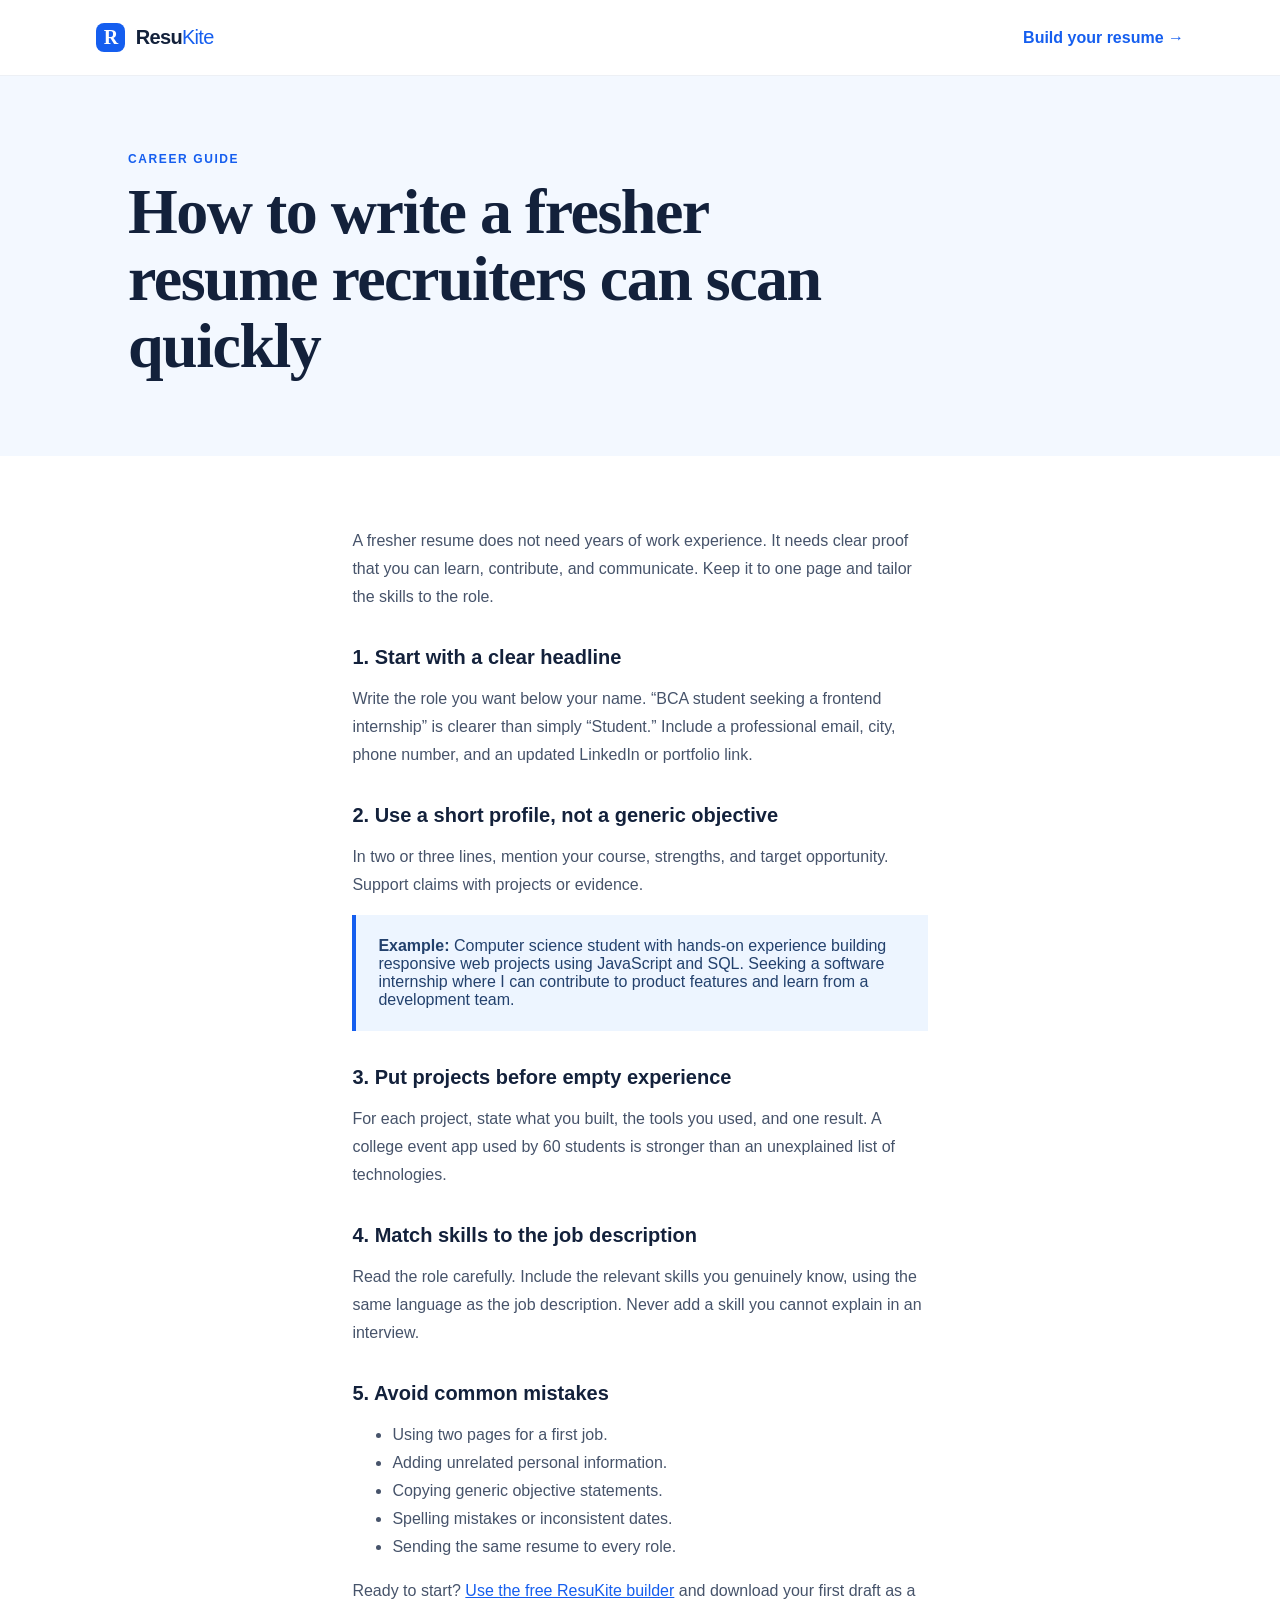
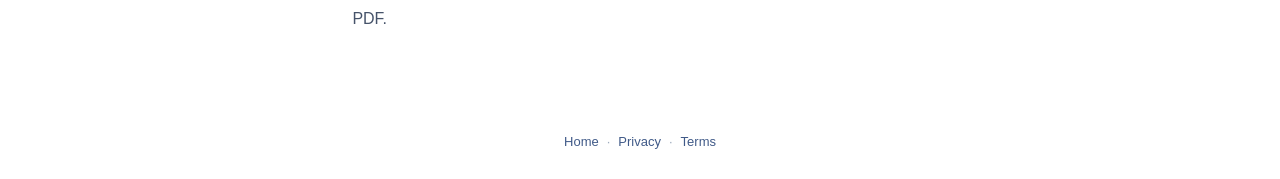
<file: fresher-resume-guide.html>
<!doctype html><html lang="en"><head><meta charset="UTF-8"><meta name="viewport" content="width=device-width, initial-scale=1.0"><meta name="description" content="How to write an ATS-friendly fresher resume in India, with examples and mistakes to avoid."><link rel="canonical" href="https://resukite.github.io/fresher-resume-guide.html"><title>How to Write a Fresher Resume in India — ResuKite</title><link rel="stylesheet" href="styles.css"><script type="application/ld+json">{"@context":"https://schema.org","@type":"Article","headline":"How to Write a Fresher Resume in India","author":{"@type":"Organization","name":"ResuKite"},"publisher":{"@type":"Organization","name":"ResuKite"}}</script></head><body><header class="site-header"><a class="brand" href="index.html"><span>R</span> Resu<em>Kite</em></a><a class="header-link" href="index.html#builder">Build your resume →</a></header><main><section class="guide-hero"><p class="eyebrow">Career guide</p><h1>How to write a fresher resume recruiters can scan quickly</h1></section><article class="guide-content"><p>A fresher resume does not need years of work experience. It needs clear proof that you can learn, contribute, and communicate. Keep it to one page and tailor the skills to the role.</p><h2>1. Start with a clear headline</h2><p>Write the role you want below your name. “BCA student seeking a frontend internship” is clearer than simply “Student.” Include a professional email, city, phone number, and an updated LinkedIn or portfolio link.</p><h2>2. Use a short profile, not a generic objective</h2><p>In two or three lines, mention your course, strengths, and target opportunity. Support claims with projects or evidence.</p><div class="callout"><strong>Example:</strong> Computer science student with hands-on experience building responsive web projects using JavaScript and SQL. Seeking a software internship where I can contribute to product features and learn from a development team.</div><h2>3. Put projects before empty experience</h2><p>For each project, state what you built, the tools you used, and one result. A college event app used by 60 students is stronger than an unexplained list of technologies.</p><h2>4. Match skills to the job description</h2><p>Read the role carefully. Include the relevant skills you genuinely know, using the same language as the job description. Never add a skill you cannot explain in an interview.</p><h2>5. Avoid common mistakes</h2><ul><li>Using two pages for a first job.</li><li>Adding unrelated personal information.</li><li>Copying generic objective statements.</li><li>Spelling mistakes or inconsistent dates.</li><li>Sending the same resume to every role.</li></ul><p>Ready to start? <a href="index.html#builder">Use the free ResuKite builder</a> and download your first draft as a PDF.</p></article></main><footer><a href="index.html">Home</a><span>·</span><a href="privacy.html">Privacy</a><span>·</span><a href="terms.html">Terms</a></footer></body></html>
</file>
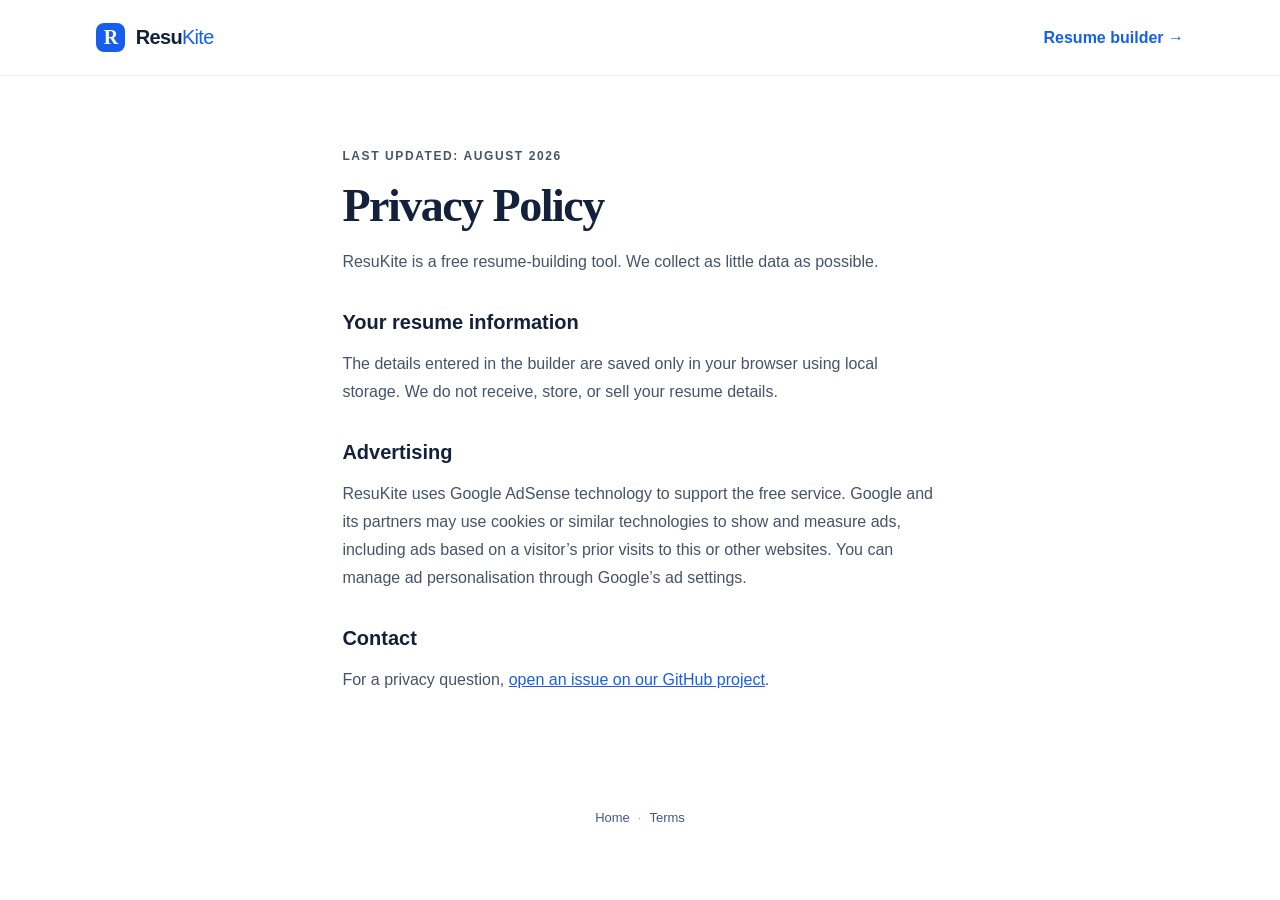
<file: privacy.html>
<!doctype html><html lang="en"><head><meta charset="UTF-8"><meta name="viewport" content="width=device-width, initial-scale=1.0"><meta name="description" content="ResuKite privacy policy."><link rel="canonical" href="https://resukite.github.io/privacy.html"><title>Privacy Policy — ResuKite</title><link rel="stylesheet" href="styles.css"></head><body><header class="site-header"><a class="brand" href="index.html"><span>R</span> Resu<em>Kite</em></a><a class="header-link" href="index.html">Resume builder →</a></header><main class="legal-page"><p class="eyebrow">Last updated: August 2026</p><h1>Privacy Policy</h1><p>ResuKite is a free resume-building tool. We collect as little data as possible.</p><h2>Your resume information</h2><p>The details entered in the builder are saved only in your browser using local storage. We do not receive, store, or sell your resume details.</p><h2>Advertising</h2><p>ResuKite uses Google AdSense technology to support the free service. Google and its partners may use cookies or similar technologies to show and measure ads, including ads based on a visitor’s prior visits to this or other websites. You can manage ad personalisation through Google’s ad settings.</p><h2>Contact</h2><p>For a privacy question, <a href="https://github.com/resukite/resukite.github.io/issues">open an issue on our GitHub project</a>.</p></main><footer><a href="index.html">Home</a><span>·</span><a href="terms.html">Terms</a></footer></body></html>
</file>
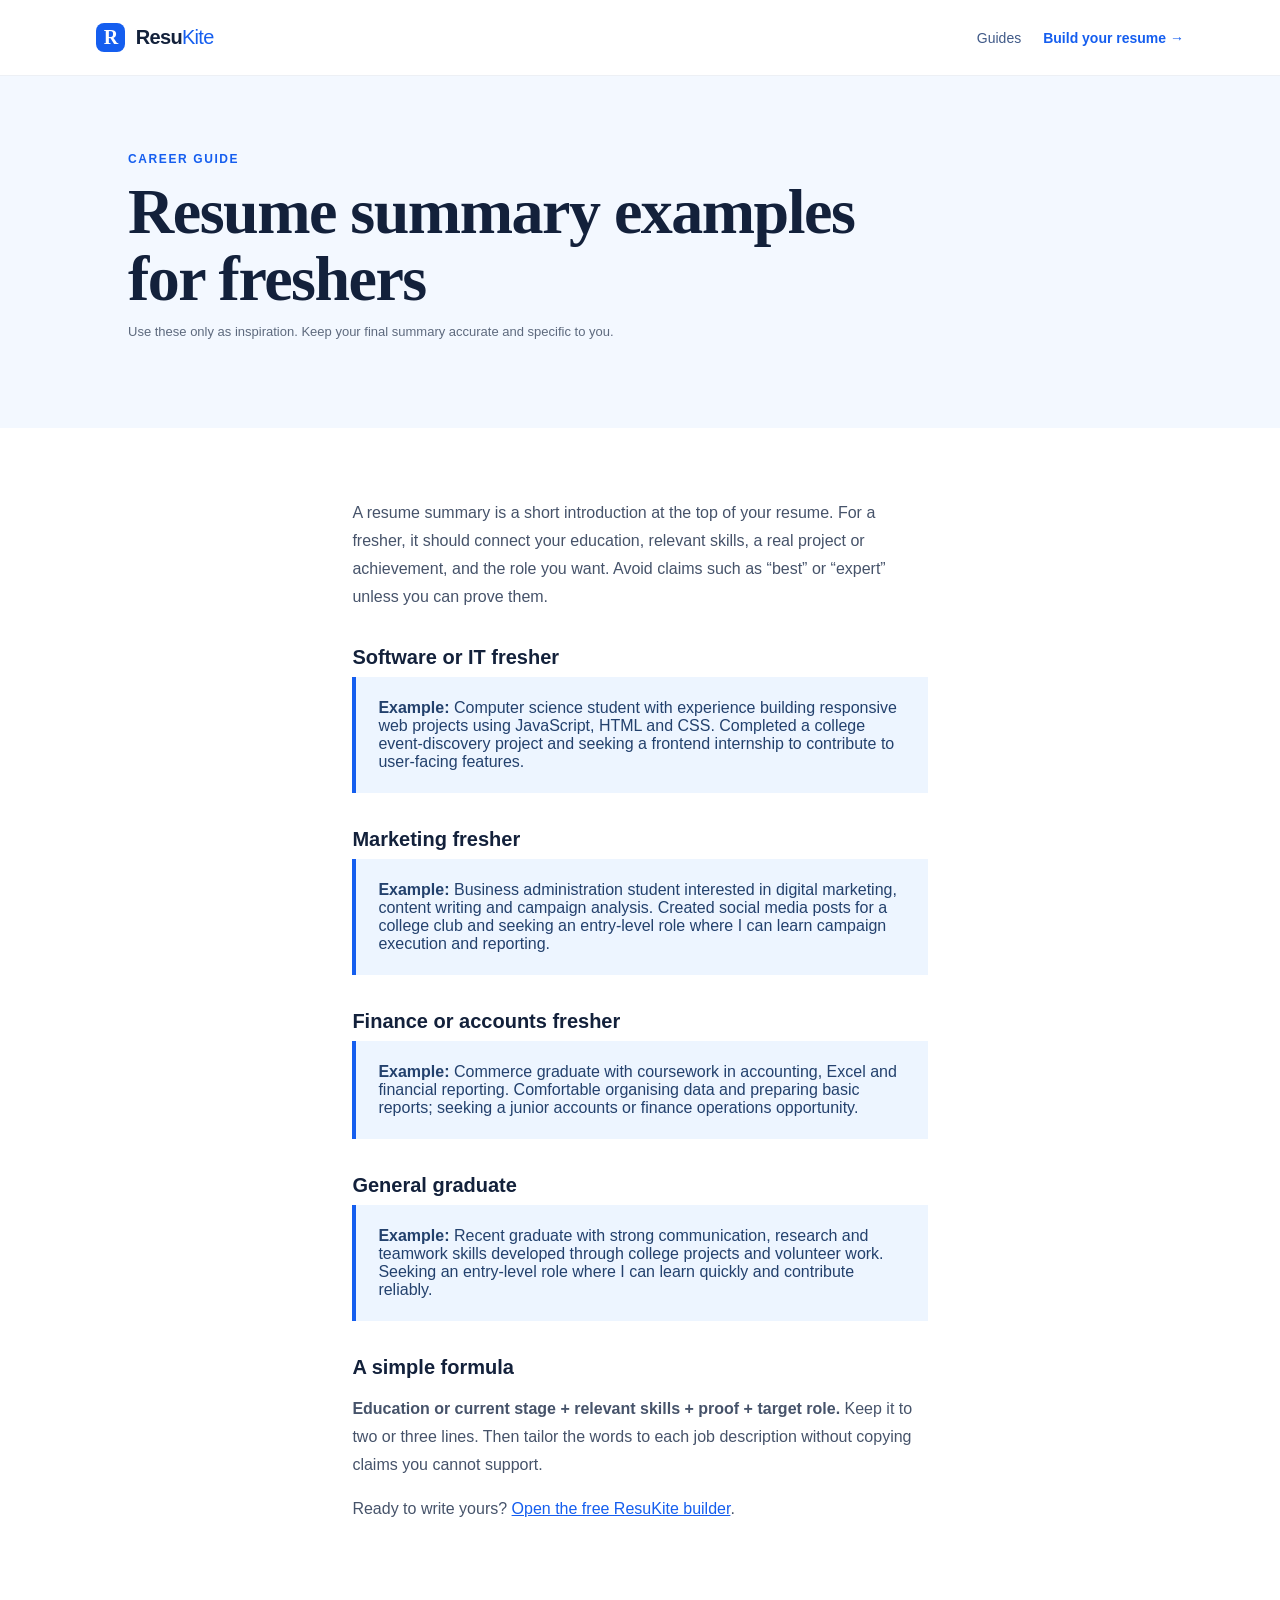
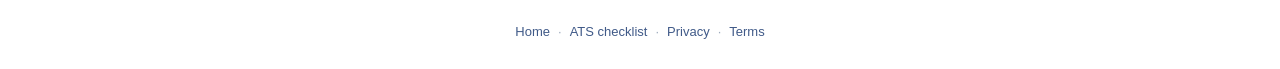
<file: resume-summary-examples.html>
<!doctype html><html lang="en"><head><meta charset="UTF-8"><meta name="viewport" content="width=device-width, initial-scale=1.0"><meta name="description" content="Free resume summary examples for Indian freshers: software, marketing, finance and general graduate roles."><link rel="canonical" href="https://resukite.github.io/resume-summary-examples.html"><title>Resume Summary Examples for Freshers — ResuKite</title><link rel="stylesheet" href="styles.css"><script type="application/ld+json">{"@context":"https://schema.org","@type":"Article","headline":"Resume Summary Examples for Freshers","author":{"@type":"Organization","name":"ResuKite"}}</script></head><body><header class="site-header"><a class="brand" href="index.html"><span>R</span> Resu<em>Kite</em></a><nav class="header-nav"><a href="fresher-resume-guide.html">Guides</a><a class="header-link" href="index.html#builder">Build your resume →</a></nav></header><main><section class="guide-hero"><p class="eyebrow">Career guide</p><h1>Resume summary examples for freshers</h1><p class="article-meta">Use these only as inspiration. Keep your final summary accurate and specific to you.</p></section><article class="guide-content"><p>A resume summary is a short introduction at the top of your resume. For a fresher, it should connect your education, relevant skills, a real project or achievement, and the role you want. Avoid claims such as “best” or “expert” unless you can prove them.</p><h2>Software or IT fresher</h2><div class="callout"><strong>Example:</strong> Computer science student with experience building responsive web projects using JavaScript, HTML and CSS. Completed a college event-discovery project and seeking a frontend internship to contribute to user-facing features.</div><h2>Marketing fresher</h2><div class="callout"><strong>Example:</strong> Business administration student interested in digital marketing, content writing and campaign analysis. Created social media posts for a college club and seeking an entry-level role where I can learn campaign execution and reporting.</div><h2>Finance or accounts fresher</h2><div class="callout"><strong>Example:</strong> Commerce graduate with coursework in accounting, Excel and financial reporting. Comfortable organising data and preparing basic reports; seeking a junior accounts or finance operations opportunity.</div><h2>General graduate</h2><div class="callout"><strong>Example:</strong> Recent graduate with strong communication, research and teamwork skills developed through college projects and volunteer work. Seeking an entry-level role where I can learn quickly and contribute reliably.</div><h2>A simple formula</h2><p><strong>Education or current stage + relevant skills + proof + target role.</strong> Keep it to two or three lines. Then tailor the words to each job description without copying claims you cannot support.</p><p>Ready to write yours? <a href="index.html#builder">Open the free ResuKite builder</a>.</p></article></main><footer><a href="index.html">Home</a><span>·</span><a href="ats-resume-checklist.html">ATS checklist</a><span>·</span><a href="privacy.html">Privacy</a><span>·</span><a href="terms.html">Terms</a></footer></body></html>
</file>
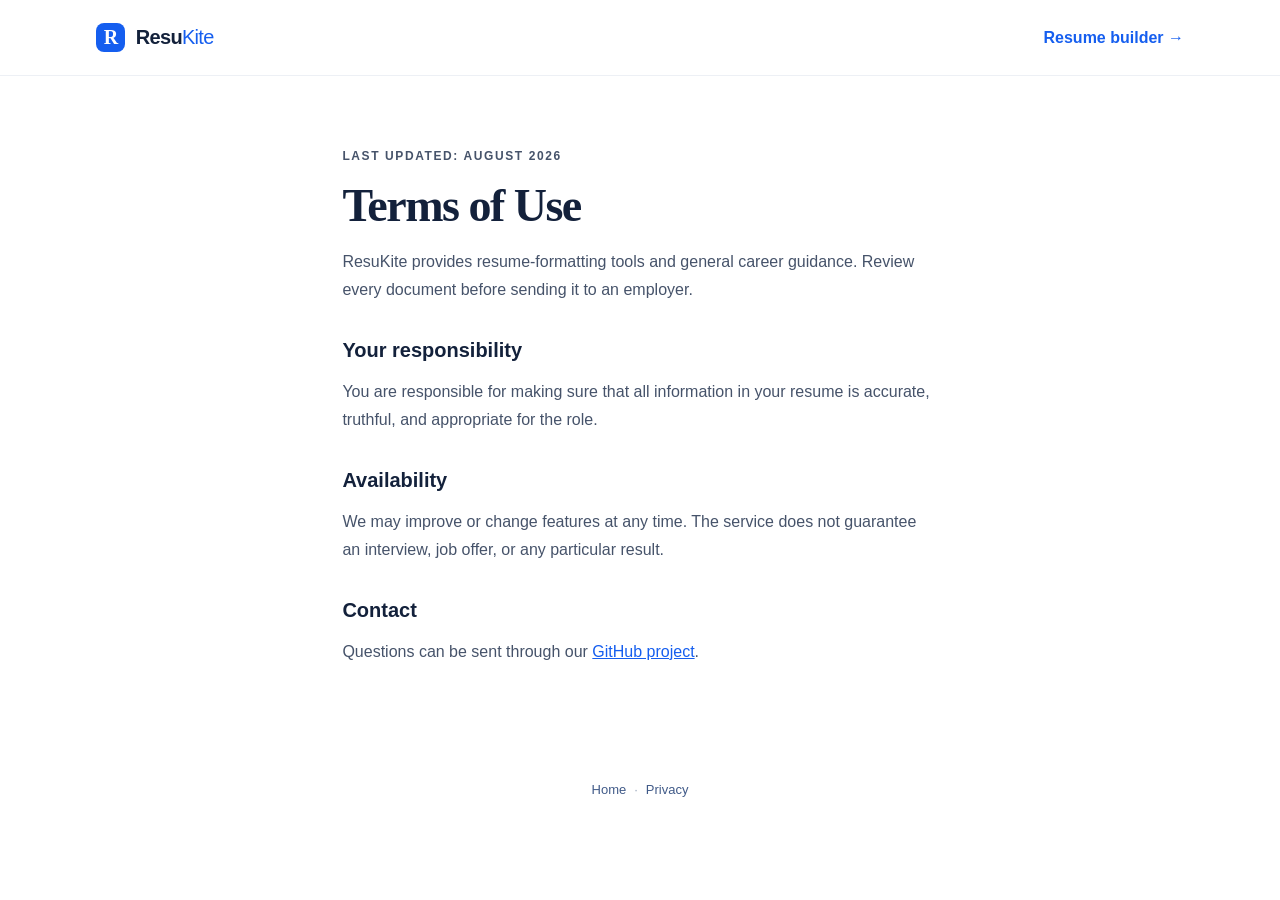
<file: terms.html>
<!doctype html><html lang="en"><head><meta charset="UTF-8"><meta name="viewport" content="width=device-width, initial-scale=1.0"><meta name="description" content="ResuKite terms of use."><link rel="canonical" href="https://resukite.github.io/terms.html"><title>Terms of Use — ResuKite</title><link rel="stylesheet" href="styles.css"></head><body><header class="site-header"><a class="brand" href="index.html"><span>R</span> Resu<em>Kite</em></a><a class="header-link" href="index.html">Resume builder →</a></header><main class="legal-page"><p class="eyebrow">Last updated: August 2026</p><h1>Terms of Use</h1><p>ResuKite provides resume-formatting tools and general career guidance. Review every document before sending it to an employer.</p><h2>Your responsibility</h2><p>You are responsible for making sure that all information in your resume is accurate, truthful, and appropriate for the role.</p><h2>Availability</h2><p>We may improve or change features at any time. The service does not guarantee an interview, job offer, or any particular result.</p><h2>Contact</h2><p>Questions can be sent through our <a href="https://github.com/resukite/resukite.github.io/issues">GitHub project</a>.</p></main><footer><a href="index.html">Home</a><span>·</span><a href="privacy.html">Privacy</a></footer></body></html>
</file>
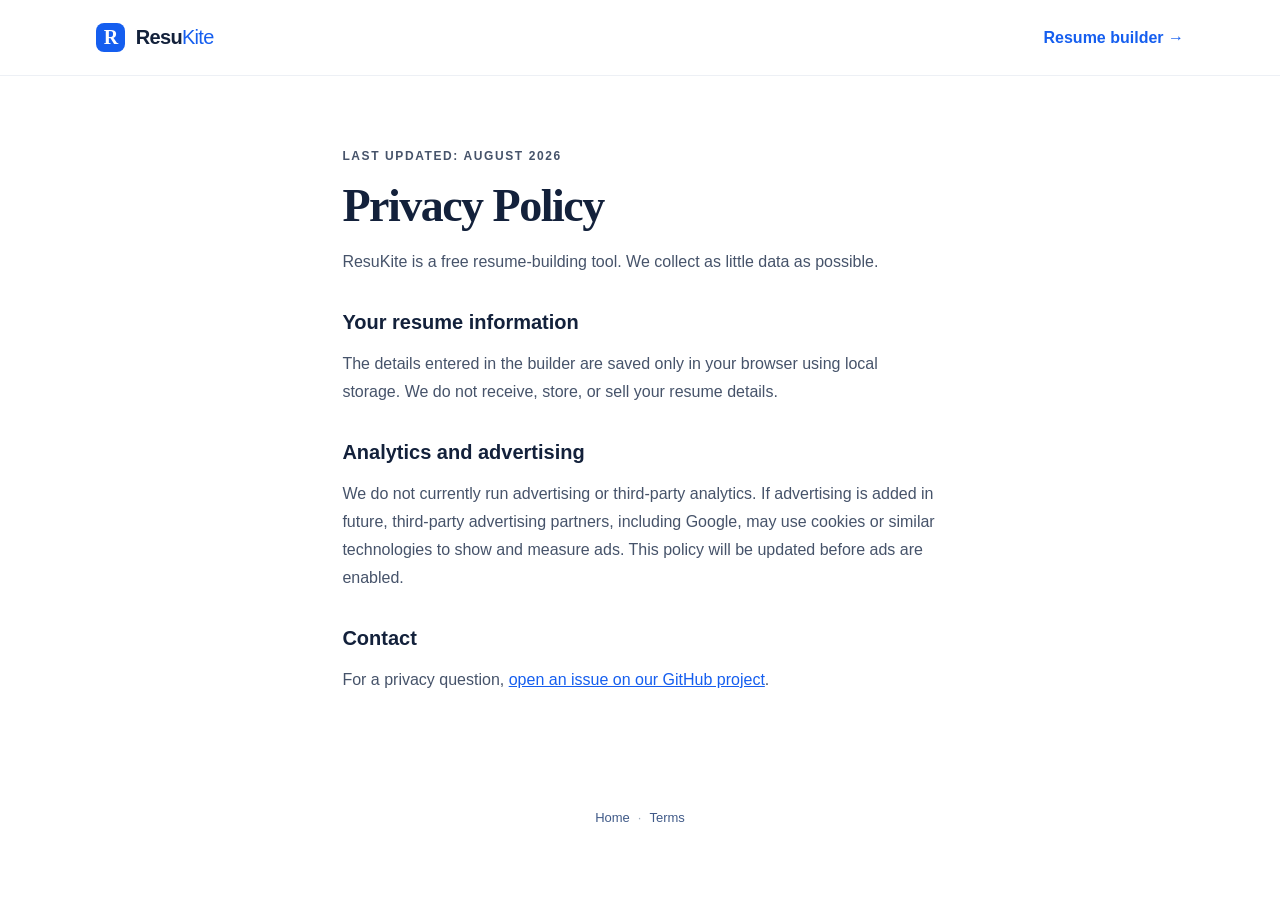
<file: resume-kit/privacy.html>
<!doctype html><html lang="en"><head><meta charset="UTF-8"><meta name="viewport" content="width=device-width, initial-scale=1.0"><meta name="description" content="ResuKite privacy policy."><link rel="canonical" href="https://resukite.github.io/privacy.html"><title>Privacy Policy — ResuKite</title><link rel="stylesheet" href="styles.css"></head><body><header class="site-header"><a class="brand" href="index.html"><span>R</span> Resu<em>Kite</em></a><a class="header-link" href="index.html">Resume builder →</a></header><main class="legal-page"><p class="eyebrow">Last updated: August 2026</p><h1>Privacy Policy</h1><p>ResuKite is a free resume-building tool. We collect as little data as possible.</p><h2>Your resume information</h2><p>The details entered in the builder are saved only in your browser using local storage. We do not receive, store, or sell your resume details.</p><h2>Analytics and advertising</h2><p>We do not currently run advertising or third-party analytics. If advertising is added in future, third-party advertising partners, including Google, may use cookies or similar technologies to show and measure ads. This policy will be updated before ads are enabled.</p><h2>Contact</h2><p>For a privacy question, <a href="https://github.com/resukite/resukite.github.io/issues">open an issue on our GitHub project</a>.</p></main><footer><a href="index.html">Home</a><span>·</span><a href="terms.html">Terms</a></footer></body></html>
</file>
<file: styles.css>
:root{--ink:#13213b;--muted:#5e6a7e;--blue:#155eef;--paper:#fffdf9;--line:#dce2ec;--cream:#f7f4ed}*{box-sizing:border-box}html{scroll-behavior:smooth}body{margin:0;color:var(--ink);font-family:"DM Sans",Arial,sans-serif;background:#fff}.site-header{height:76px;padding:0 7.5%;display:flex;align-items:center;justify-content:space-between;border-bottom:1px solid #edf0f5}.brand{color:var(--ink);font-size:20px;font-weight:700;text-decoration:none;letter-spacing:-.7px}.brand span{display:inline-grid;place-items:center;width:29px;height:29px;margin-right:6px;background:var(--blue);border-radius:8px;color:#fff;font-family:"Playfair Display"}.brand em{font-weight:400;color:var(--blue);font-style:normal}.header-link{font-weight:600;color:var(--blue);text-decoration:none}.header-link span,.button span{margin-left:8px}.hero{min-height:540px;padding:80px 10% 70px;display:grid;grid-template-columns:1.05fr .8fr;align-items:center;gap:64px;background:radial-gradient(circle at 88% 12%,#d6e7ff 0,transparent 32%),#f8fbff}.eyebrow{margin:0 0 12px;color:var(--blue);font-size:12px;font-weight:700;letter-spacing:1.6px;text-transform:uppercase}.hero h1,.section-heading h2,.tips h2{font-family:"Playfair Display",Georgia,serif;font-size:clamp(42px,5vw,68px);line-height:1.02;letter-spacing:-2.2px;margin:0}.hero h1 i{color:var(--blue);font-weight:700}.hero-text{max-width:460px;margin:25px 0;color:var(--muted);line-height:1.7;font-size:17px}.button{display:inline-block;border:0;border-radius:8px;background:var(--blue);color:#fff;text-decoration:none;font:600 16px "DM Sans";padding:15px 22px;cursor:pointer;box-shadow:0 8px 18px #155eef26}.micro-copy{font-size:12px;color:var(--muted);margin-top:16px}.hero-card{position:relative;transform:rotate(3deg);max-width:370px;margin:auto}.resume-mini{padding:38px 34px;background:#fff;border-radius:5px;box-shadow:0 28px 65px #13213b23}.mini-top{display:flex;align-items:center;gap:12px;margin-bottom:30px}.mini-top b{display:block}.mini-top small{color:var(--muted);font-size:11px}.mini-avatar{width:42px;height:42px;border-radius:50%;background:#cde1ff}.mini-line{height:7px;width:63%;border-radius:10px;background:#e6e9ef;margin:9px 0}.mini-line.wide{width:100%}.mini-line.medium{width:82%}.resume-mini h6{margin:22px 0 9px;color:var(--blue);font-size:9px;letter-spacing:1px}.mini-tags{display:flex;gap:5px;flex-wrap:wrap}.mini-tags span{font-size:9px;background:#e8f1ff;color:var(--blue);padding:4px 6px;border-radius:3px}.floating-note{position:absolute;right:-35px;bottom:26px;padding:10px 12px;background:#183665;color:#fff;border-radius:8px;font-size:12px;box-shadow:0 7px 20px #13213b35}.builder-section{padding:90px 7.5%;background:var(--cream)}.section-heading{max-width:620px;margin-bottom:42px}.section-heading h2,.tips h2{font-size:42px}.section-heading>p:last-child{color:var(--muted);line-height:1.6}.builder-layout{display:grid;grid-template-columns:minmax(310px,.75fr) minmax(350px,1fr);gap:42px;align-items:start}.form-card{padding:28px;background:#fff;border:1px solid #e5e8ee;border-radius:12px}.form-title{display:flex;align-items:center;gap:10px;margin:25px 0 15px}.form-title:first-child{margin-top:0}.form-title span{display:grid;place-items:center;width:24px;height:24px;border-radius:50%;background:#e8f1ff;color:var(--blue);font-size:11px;font-weight:700}.form-title h3{font-size:16px;margin:0}label{display:block;font-size:12px;font-weight:700;margin:0 0 15px;color:#344159}input,textarea{width:100%;display:block;margin-top:6px;padding:11px 12px;border:1px solid #d9dfeb;border-radius:6px;background:#fff;color:var(--ink);font:14px "DM Sans";resize:vertical}input:focus,textarea:focus{outline:2px solid #9bc1ff;border-color:var(--blue)}.two-col{display:grid;grid-template-columns:1fr 1fr;gap:12px}.full-button{width:100%;margin-top:8px}.preview-wrap{position:sticky;top:22px}.preview-label{font-size:12px;font-weight:700;text-transform:uppercase;letter-spacing:1.3px;color:var(--muted);margin:0 0 10px}.resume-paper{width:min(100%,630px);min-height:700px;padding:53px 58px;background:var(--paper);box-shadow:0 12px 35px #13213b20;border:1px solid #ede9df}.resume-header{padding-bottom:22px;border-bottom:2px solid var(--ink)}.resume-header h1{font-family:"Playfair Display",Georgia,serif;font-size:34px;letter-spacing:-1.1px;margin:0}.resume-header p{margin:5px 0 10px;color:var(--blue);font-size:14px;font-weight:700}.resume-header div{font-size:11px;color:var(--muted)}.resume-paper section{margin-top:25px}.resume-paper h2{font-size:12px;margin:0 0 8px;text-transform:uppercase;letter-spacing:1.2px;color:var(--blue)}.resume-paper section p{font-size:13px;line-height:1.65;margin:0}.preserve-lines{white-space:pre-line}.skill-list{display:flex;gap:7px;flex-wrap:wrap}.skill-list span{padding:5px 8px;border-radius:3px;background:#eaf2ff;color:#174ea6;font-size:11px}.preview-tip{font-size:12px;line-height:1.45;color:var(--muted);max-width:580px}.tips{padding:90px 10%;background:#15335f;color:#fff}.tips .eyebrow{color:#acd0ff}.tips h2{max-width:600px}.tip-grid{display:grid;grid-template-columns:repeat(3,1fr);gap:36px;margin-top:45px}.tip-grid article{border-top:1px solid #6985ab;padding-top:18px}.tip-grid b{color:#acd0ff;font-size:13px}.tip-grid h3{font-size:19px;margin:11px 0 8px}.tip-grid p{margin:0;color:#d2def0;line-height:1.55;font-size:14px}footer{padding:30px;text-align:center;color:var(--muted);font-size:13px}footer span{margin:0 8px;color:#9eabbd}@media(max-width:760px){.site-header{padding:0 5%}.header-link{font-size:13px}.hero{padding:62px 7%;grid-template-columns:1fr;gap:40px}.hero-card{width:80%;margin-left:auto}.builder-section{padding:65px 5%}.builder-layout{grid-template-columns:1fr}.preview-wrap{position:static}.resume-paper{padding:36px 28px}.tips{padding:65px 8%}.tip-grid{grid-template-columns:1fr;gap:25px}.two-col{grid-template-columns:1fr}}
footer nav{display:flex;justify-content:center;flex-wrap:wrap;gap:14px;margin-top:12px}footer a{color:#405a88;text-decoration:none}footer a:hover{text-decoration:underline}.legal-page{max-width:800px;margin:0 auto;padding:70px 8%}.legal-page h1,.guide-hero h1{font-family:"Playfair Display",Georgia,serif;letter-spacing:-1.5px}.legal-page h1{font-size:46px;margin:0 0 12px}.legal-page h2,.guide-content h2{margin:35px 0 8px;font-size:20px}.legal-page p,.legal-page li,.guide-content p,.guide-content li{color:#46536a;line-height:1.75}.legal-page a,.guide-content a{color:var(--blue)}.guide-hero{padding:76px 10%;background:#f3f8ff}.guide-hero h1{max-width:760px;font-size:clamp(40px,5vw,64px);line-height:1.05;margin:0}.guide-content{max-width:780px;margin:0 auto;padding:55px 8%}.guide-content .callout{padding:22px;background:#edf5ff;border-left:4px solid var(--blue);color:#23416d}@media print{body{background:#fff}.site-header,.hero,.form-card,.section-heading,.tips,footer,.preview-label,.preview-tip{display:none!important}.builder-section{padding:0;background:#fff}.builder-layout{display:block}.preview-wrap{position:static}.resume-paper{width:100%;min-height:auto;border:0;box-shadow:none;padding:12mm}.preview-wrap{margin:0}}
/* Resource navigation and article cards */
.header-nav{display:flex;align-items:center;gap:22px}.header-nav>a{font-size:14px;color:#405a88;text-decoration:none}.header-nav .header-link{font-weight:600;color:var(--blue)}.resource-section{padding:86px 10%;background:#f8fbff}.resource-section h2{font-family:"Playfair Display",Georgia,serif;font-size:clamp(34px,4vw,48px);letter-spacing:-1.5px;margin:0;max-width:620px}.resource-grid{display:grid;grid-template-columns:repeat(3,1fr);gap:20px;margin-top:36px}.resource-grid article{background:#fff;border:1px solid #e1e8f3;border-radius:10px;padding:25px}.resource-grid h3{margin:0 0 10px;font-size:18px}.resource-grid p{color:var(--muted);line-height:1.6;font-size:14px;min-height:68px}.resource-grid a{font-weight:700;color:var(--blue);text-decoration:none}.article-meta{font-size:13px;color:var(--muted);margin-top:12px}@media(max-width:760px){.header-nav{gap:12px}.header-nav>a:first-child{display:none}.resource-section{padding:65px 8%}.resource-grid{grid-template-columns:1fr}.resource-grid p{min-height:0}}
/* Interactive resume tools */
.template-picker{margin:22px 0}.template-picker>p{font-size:12px;font-weight:700;margin:0 0 8px;color:#344159}.template-buttons{display:flex;gap:8px;flex-wrap:wrap}.template-button{border:1px solid #d9dfeb;background:#fff;color:#405a88;border-radius:6px;padding:9px 12px;font:600 13px "DM Sans";cursor:pointer}.template-button.active{background:#e8f1ff;border-color:#155eef;color:#155eef}.resume-paper[data-template="modern"]{border-top:8px solid var(--blue)}.resume-paper[data-template="modern"] .resume-header{border-color:var(--blue)}.resume-paper[data-template="compact"]{padding:38px 43px;min-height:620px}.resume-paper[data-template="compact"] section{margin-top:17px}.score-card{display:grid;grid-template-columns:100px 1fr;gap:16px;padding:17px 18px;border:1px solid #d9e6f8;border-radius:9px;background:#f8fbff;margin-top:18px}.score-card .preview-label{margin:0 0 3px}.score-card strong{font-size:30px;color:var(--blue)}.score-card p:not(.preview-label){margin:0;color:#405a67;font-size:13px;line-height:1.45}.score-card ul{margin:8px 0 0;padding-left:17px;color:#52627b;font-size:12px;line-height:1.5}.tool-section{padding:85px 10%;background:#fff}.tool-intro{max-width:620px;margin-bottom:35px}.tool-intro h2{font-family:"Playfair Display",Georgia,serif;font-size:42px;letter-spacing:-1.5px;margin:0}.tool-intro>p:last-child{color:var(--muted);line-height:1.6}.cover-tool{display:grid;grid-template-columns:.8fr 1.2fr;gap:28px;align-items:start}.cover-form,.letter-output{padding:26px;border:1px solid #e1e8f3;border-radius:10px;background:#f8fbff}.letter-output{background:#fff}.text-button{margin-top:10px;padding:0;border:0;background:none;color:var(--blue);font:700 13px "DM Sans";cursor:pointer}@media(max-width:760px){.tool-section{padding:65px 8%}.tool-intro h2{font-size:36px}.cover-tool,.score-card{grid-template-columns:1fr}.resume-paper[data-template="compact"]{padding:36px 28px}}
.matcher-section{padding:85px 10%;background:#f8fbff}.matcher-card{max-width:840px;padding:28px;background:#fff;border:1px solid #e1e8f3;border-radius:12px}.match-result{margin-top:22px;padding:18px;background:#f8fbff;border-radius:8px;color:#405a67;font-size:14px;line-height:1.55}.match-result p{margin:0}.match-columns{display:grid;grid-template-columns:1fr 1fr;gap:16px;margin-top:16px}.match-columns>div{padding:14px;background:#fff;border:1px solid #e1e8f3;border-radius:7px}.match-columns h3{margin:0 0 7px;font-size:13px;color:var(--ink)}.share-section{padding:60px 10%;display:flex;justify-content:space-between;align-items:center;gap:36px;background:#15335f;color:#fff}.share-section h2{font-family:"Playfair Display",Georgia,serif;font-size:36px;letter-spacing:-1.2px;margin:0}.share-section p:last-child{max-width:560px;color:#d2def0;line-height:1.6}.share-section .eyebrow{color:#acd0ff}.share-actions{display:flex;flex-direction:column;align-items:flex-start;gap:8px;min-width:165px}.share-copy{color:#acd0ff;margin:0}@media(max-width:760px){.matcher-section{padding:65px 8%}.match-columns{grid-template-columns:1fr}.share-section{padding:55px 8%;display:block}.share-section h2{font-size:32px}.share-actions{margin-top:24px}}
.faq-section{padding:85px 10%;background:#fff}.faq-section h2{font-family:"Playfair Display",Georgia,serif;font-size:clamp(34px,4vw,48px);letter-spacing:-1.5px;margin:0;max-width:680px}.faq-list{max-width:820px;margin-top:30px;border-top:1px solid #e1e8f3}.faq-list details{border-bottom:1px solid #e1e8f3;padding:18px 0}.faq-list summary{cursor:pointer;font-weight:700;color:var(--ink);font-size:16px}.faq-list p{max-width:720px;margin:12px 0 0;color:var(--muted);line-height:1.65;font-size:14px}@media(max-width:760px){.faq-section{padding:65px 8%}}
</file>
<file: resume-kit/styles.css>
:root{--ink:#13213b;--muted:#5e6a7e;--blue:#155eef;--paper:#fffdf9;--line:#dce2ec;--cream:#f7f4ed}*{box-sizing:border-box}html{scroll-behavior:smooth}body{margin:0;color:var(--ink);font-family:"DM Sans",Arial,sans-serif;background:#fff}.site-header{height:76px;padding:0 7.5%;display:flex;align-items:center;justify-content:space-between;border-bottom:1px solid #edf0f5}.brand{color:var(--ink);font-size:20px;font-weight:700;text-decoration:none;letter-spacing:-.7px}.brand span{display:inline-grid;place-items:center;width:29px;height:29px;margin-right:6px;background:var(--blue);border-radius:8px;color:#fff;font-family:"Playfair Display"}.brand em{font-weight:400;color:var(--blue);font-style:normal}.header-link{font-weight:600;color:var(--blue);text-decoration:none}.header-link span,.button span{margin-left:8px}.hero{min-height:540px;padding:80px 10% 70px;display:grid;grid-template-columns:1.05fr .8fr;align-items:center;gap:64px;background:radial-gradient(circle at 88% 12%,#d6e7ff 0,transparent 32%),#f8fbff}.eyebrow{margin:0 0 12px;color:var(--blue);font-size:12px;font-weight:700;letter-spacing:1.6px;text-transform:uppercase}.hero h1,.section-heading h2,.tips h2{font-family:"Playfair Display",Georgia,serif;font-size:clamp(42px,5vw,68px);line-height:1.02;letter-spacing:-2.2px;margin:0}.hero h1 i{color:var(--blue);font-weight:700}.hero-text{max-width:460px;margin:25px 0;color:var(--muted);line-height:1.7;font-size:17px}.button{display:inline-block;border:0;border-radius:8px;background:var(--blue);color:#fff;text-decoration:none;font:600 16px "DM Sans";padding:15px 22px;cursor:pointer;box-shadow:0 8px 18px #155eef26}.micro-copy{font-size:12px;color:var(--muted);margin-top:16px}.hero-card{position:relative;transform:rotate(3deg);max-width:370px;margin:auto}.resume-mini{padding:38px 34px;background:#fff;border-radius:5px;box-shadow:0 28px 65px #13213b23}.mini-top{display:flex;align-items:center;gap:12px;margin-bottom:30px}.mini-top b{display:block}.mini-top small{color:var(--muted);font-size:11px}.mini-avatar{width:42px;height:42px;border-radius:50%;background:#cde1ff}.mini-line{height:7px;width:63%;border-radius:10px;background:#e6e9ef;margin:9px 0}.mini-line.wide{width:100%}.mini-line.medium{width:82%}.resume-mini h6{margin:22px 0 9px;color:var(--blue);font-size:9px;letter-spacing:1px}.mini-tags{display:flex;gap:5px;flex-wrap:wrap}.mini-tags span{font-size:9px;background:#e8f1ff;color:var(--blue);padding:4px 6px;border-radius:3px}.floating-note{position:absolute;right:-35px;bottom:26px;padding:10px 12px;background:#183665;color:#fff;border-radius:8px;font-size:12px;box-shadow:0 7px 20px #13213b35}.builder-section{padding:90px 7.5%;background:var(--cream)}.section-heading{max-width:620px;margin-bottom:42px}.section-heading h2,.tips h2{font-size:42px}.section-heading>p:last-child{color:var(--muted);line-height:1.6}.builder-layout{display:grid;grid-template-columns:minmax(310px,.75fr) minmax(350px,1fr);gap:42px;align-items:start}.form-card{padding:28px;background:#fff;border:1px solid #e5e8ee;border-radius:12px}.form-title{display:flex;align-items:center;gap:10px;margin:25px 0 15px}.form-title:first-child{margin-top:0}.form-title span{display:grid;place-items:center;width:24px;height:24px;border-radius:50%;background:#e8f1ff;color:var(--blue);font-size:11px;font-weight:700}.form-title h3{font-size:16px;margin:0}label{display:block;font-size:12px;font-weight:700;margin:0 0 15px;color:#344159}input,textarea{width:100%;display:block;margin-top:6px;padding:11px 12px;border:1px solid #d9dfeb;border-radius:6px;background:#fff;color:var(--ink);font:14px "DM Sans";resize:vertical}input:focus,textarea:focus{outline:2px solid #9bc1ff;border-color:var(--blue)}.two-col{display:grid;grid-template-columns:1fr 1fr;gap:12px}.full-button{width:100%;margin-top:8px}.preview-wrap{position:sticky;top:22px}.preview-label{font-size:12px;font-weight:700;text-transform:uppercase;letter-spacing:1.3px;color:var(--muted);margin:0 0 10px}.resume-paper{width:min(100%,630px);min-height:700px;padding:53px 58px;background:var(--paper);box-shadow:0 12px 35px #13213b20;border:1px solid #ede9df}.resume-header{padding-bottom:22px;border-bottom:2px solid var(--ink)}.resume-header h1{font-family:"Playfair Display",Georgia,serif;font-size:34px;letter-spacing:-1.1px;margin:0}.resume-header p{margin:5px 0 10px;color:var(--blue);font-size:14px;font-weight:700}.resume-header div{font-size:11px;color:var(--muted)}.resume-paper section{margin-top:25px}.resume-paper h2{font-size:12px;margin:0 0 8px;text-transform:uppercase;letter-spacing:1.2px;color:var(--blue)}.resume-paper section p{font-size:13px;line-height:1.65;margin:0}.preserve-lines{white-space:pre-line}.skill-list{display:flex;gap:7px;flex-wrap:wrap}.skill-list span{padding:5px 8px;border-radius:3px;background:#eaf2ff;color:#174ea6;font-size:11px}.preview-tip{font-size:12px;line-height:1.45;color:var(--muted);max-width:580px}.tips{padding:90px 10%;background:#15335f;color:#fff}.tips .eyebrow{color:#acd0ff}.tips h2{max-width:600px}.tip-grid{display:grid;grid-template-columns:repeat(3,1fr);gap:36px;margin-top:45px}.tip-grid article{border-top:1px solid #6985ab;padding-top:18px}.tip-grid b{color:#acd0ff;font-size:13px}.tip-grid h3{font-size:19px;margin:11px 0 8px}.tip-grid p{margin:0;color:#d2def0;line-height:1.55;font-size:14px}footer{padding:30px;text-align:center;color:var(--muted);font-size:13px}footer span{margin:0 8px;color:#9eabbd}@media(max-width:760px){.site-header{padding:0 5%}.header-link{font-size:13px}.hero{padding:62px 7%;grid-template-columns:1fr;gap:40px}.hero-card{width:80%;margin-left:auto}.builder-section{padding:65px 5%}.builder-layout{grid-template-columns:1fr}.preview-wrap{position:static}.resume-paper{padding:36px 28px}.tips{padding:65px 8%}.tip-grid{grid-template-columns:1fr;gap:25px}.two-col{grid-template-columns:1fr}}
footer nav{display:flex;justify-content:center;flex-wrap:wrap;gap:14px;margin-top:12px}footer a{color:#405a88;text-decoration:none}footer a:hover{text-decoration:underline}.legal-page{max-width:800px;margin:0 auto;padding:70px 8%}.legal-page h1,.guide-hero h1{font-family:"Playfair Display",Georgia,serif;letter-spacing:-1.5px}.legal-page h1{font-size:46px;margin:0 0 12px}.legal-page h2,.guide-content h2{margin:35px 0 8px;font-size:20px}.legal-page p,.legal-page li,.guide-content p,.guide-content li{color:#46536a;line-height:1.75}.legal-page a,.guide-content a{color:var(--blue)}.guide-hero{padding:76px 10%;background:#f3f8ff}.guide-hero h1{max-width:760px;font-size:clamp(40px,5vw,64px);line-height:1.05;margin:0}.guide-content{max-width:780px;margin:0 auto;padding:55px 8%}.guide-content .callout{padding:22px;background:#edf5ff;border-left:4px solid var(--blue);color:#23416d}@media print{body{background:#fff}.site-header,.hero,.form-card,.section-heading,.tips,footer,.preview-label,.preview-tip{display:none!important}.builder-section{padding:0;background:#fff}.builder-layout{display:block}.preview-wrap{position:static}.resume-paper{width:100%;min-height:auto;border:0;box-shadow:none;padding:12mm}.preview-wrap{margin:0}}
</file>
